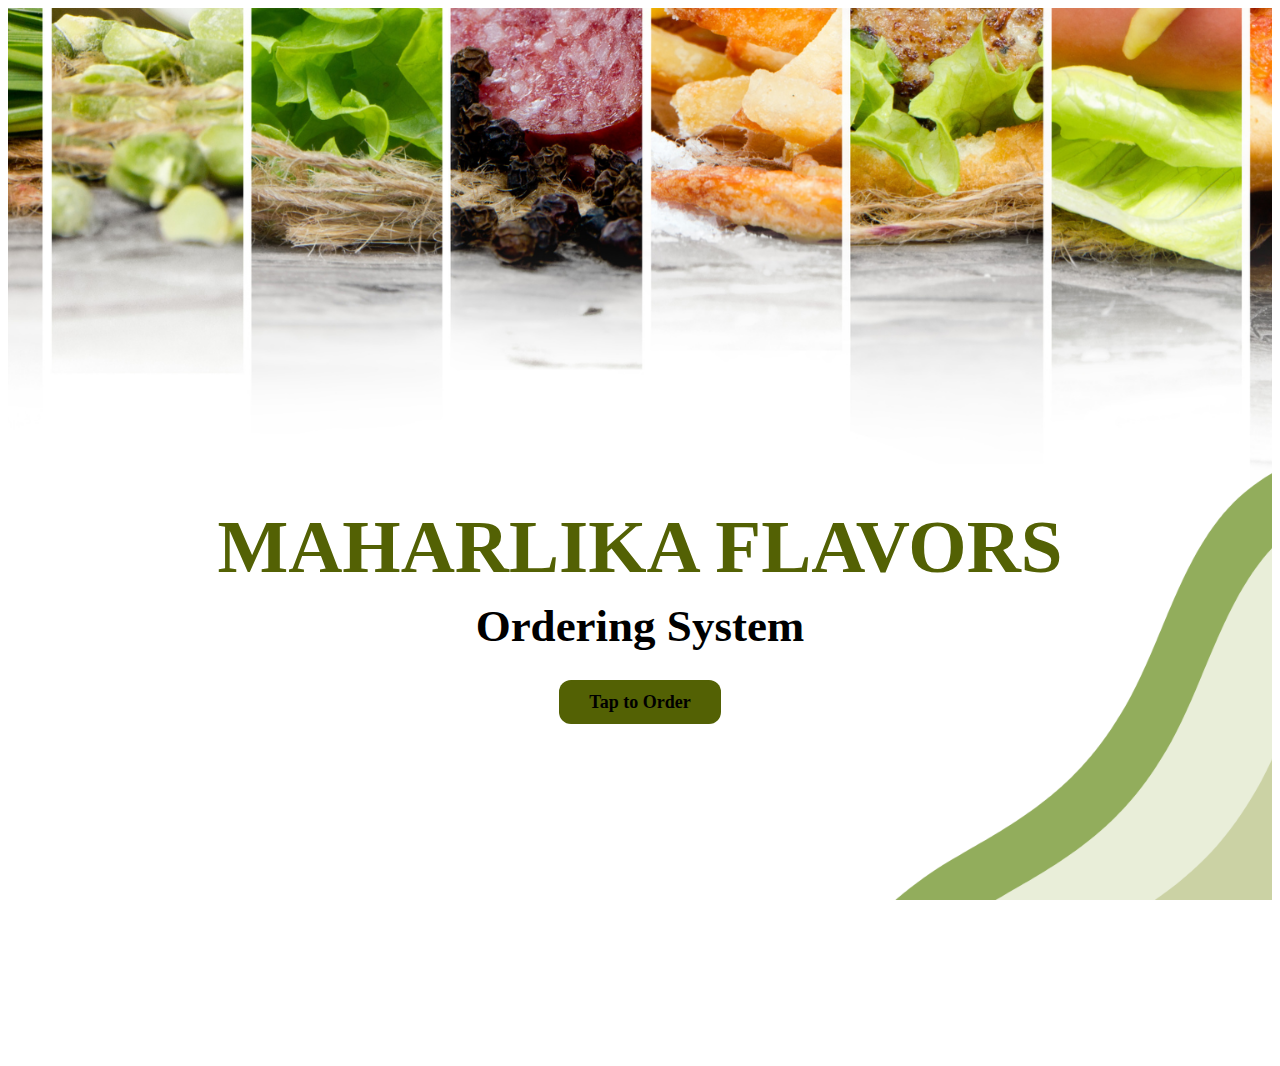
<file: Modified(11-10-2024)/html/index.html>
<!DOCTYPE html>
<html lang="en">
<head>
    <meta charset="UTF-8">
    <meta name="viewport" content="width=device-width, initial-scale=1.0">
    <title>Welcome to Maharlika Flavors</title>
    <link rel="stylesheet" href="../css/style.css">

</head>

    <div class="background-image">
        <div class="container">
            <h1>MAHARLIKA FLAVORS</h1>
            <h2>Ordering System</h2>
            <a class="button" href="../html/order2.html">Tap to Order</a>
        </div>
    </div>
</body>
</html>
</file>
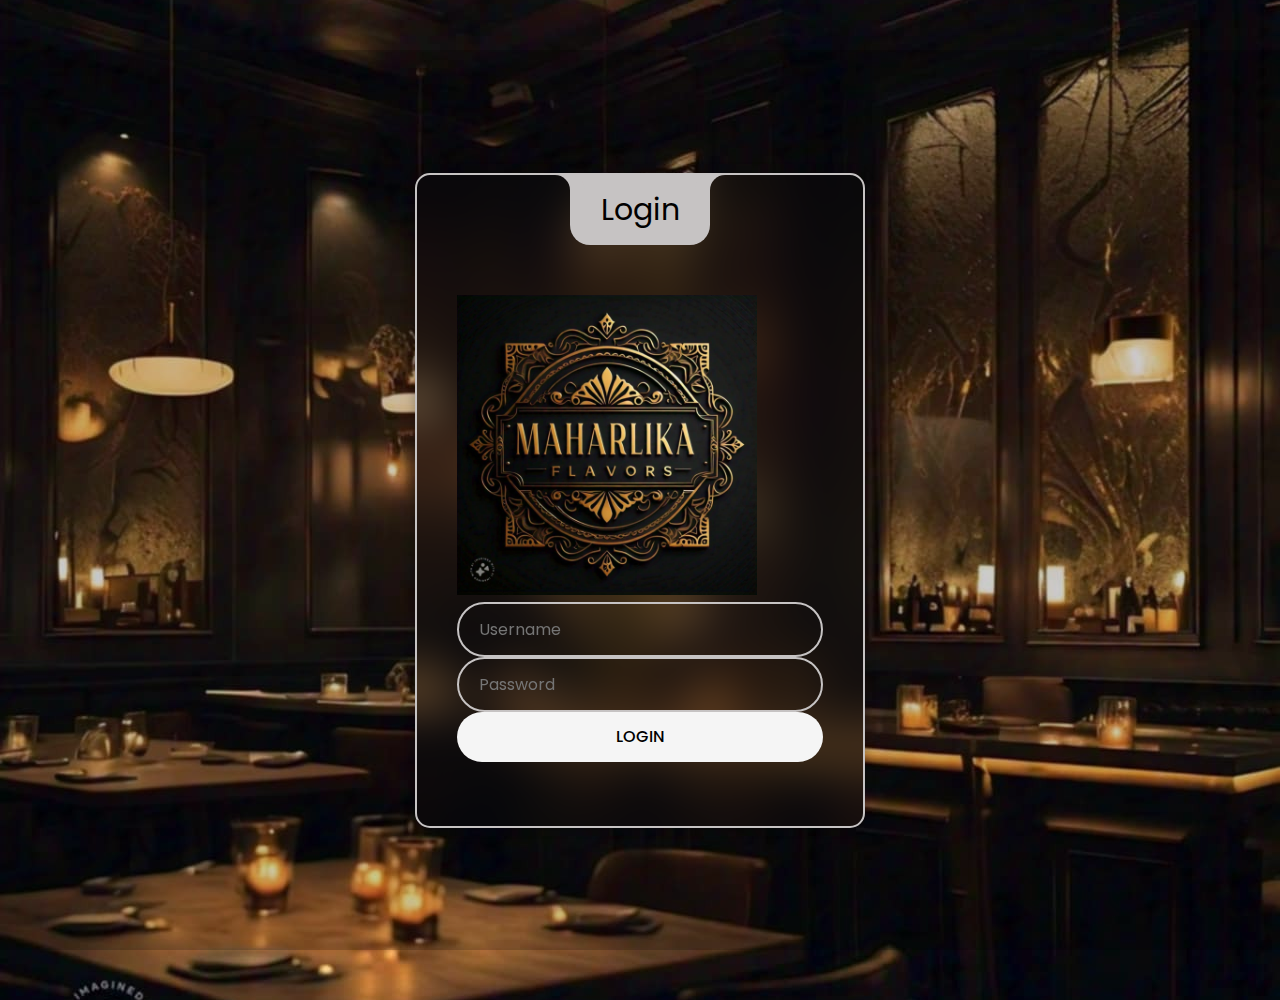
<file: Modified(11-10-2024)/html/login.html>
<!DOCTYPE html>
<html lang="en">
<head>
    <meta charset="UTF-8">
    <meta name="viewport" content="width=device-width, initial-scale=1.0">
    <link rel="icon" type="image/png" href="logo.jpg">
    <title>Login | MaharlikaFlavors</title>
    <link href="https://cdn.jsdelivr.net/npm/bootstrap@5.0.2/dist/css/bootstrap.min.css" rel="stylesheet" integrity="sha384-EVSTQN3/azprG1Anm3QDgpJLIm9Nao0Yz1ztcQTwFspd3yD65VohhpuuCOmLASjC" crossorigin="anonymous">
    <link rel="stylesheet" href="../css/login.css">
</head>
<body class="text-center">
    <main class="form-signin">
        <form class="wrapper">
            <img class="mb-5 rounded-circle" src="../css/images/logs.jpeg.jpg" alt="Maharlika Flavors Logo" width="300px" height="300px">
            <div class="login-box">
                <div class="login-header">
                    <span>Login</span>
                </div>
            </div>
        
            <div class="input-box">
                <input type="text" id="email" class="input-field" placeholder="Username" required>
                <label for="email" class="label"></label>
            </div>
            <div class="input-box">
                <input type="password" id="pass" class="input-field" placeholder="Password" required>
                <label for="pass" class="label"></label>
            </div>
        
            <button id="login" class="w-100 btn btn-lg btn-primary" type="button">LOGIN</button> 
        </form>
    </main>
    <script src="../js/login.js"></script>
</body>
</html>
</file>
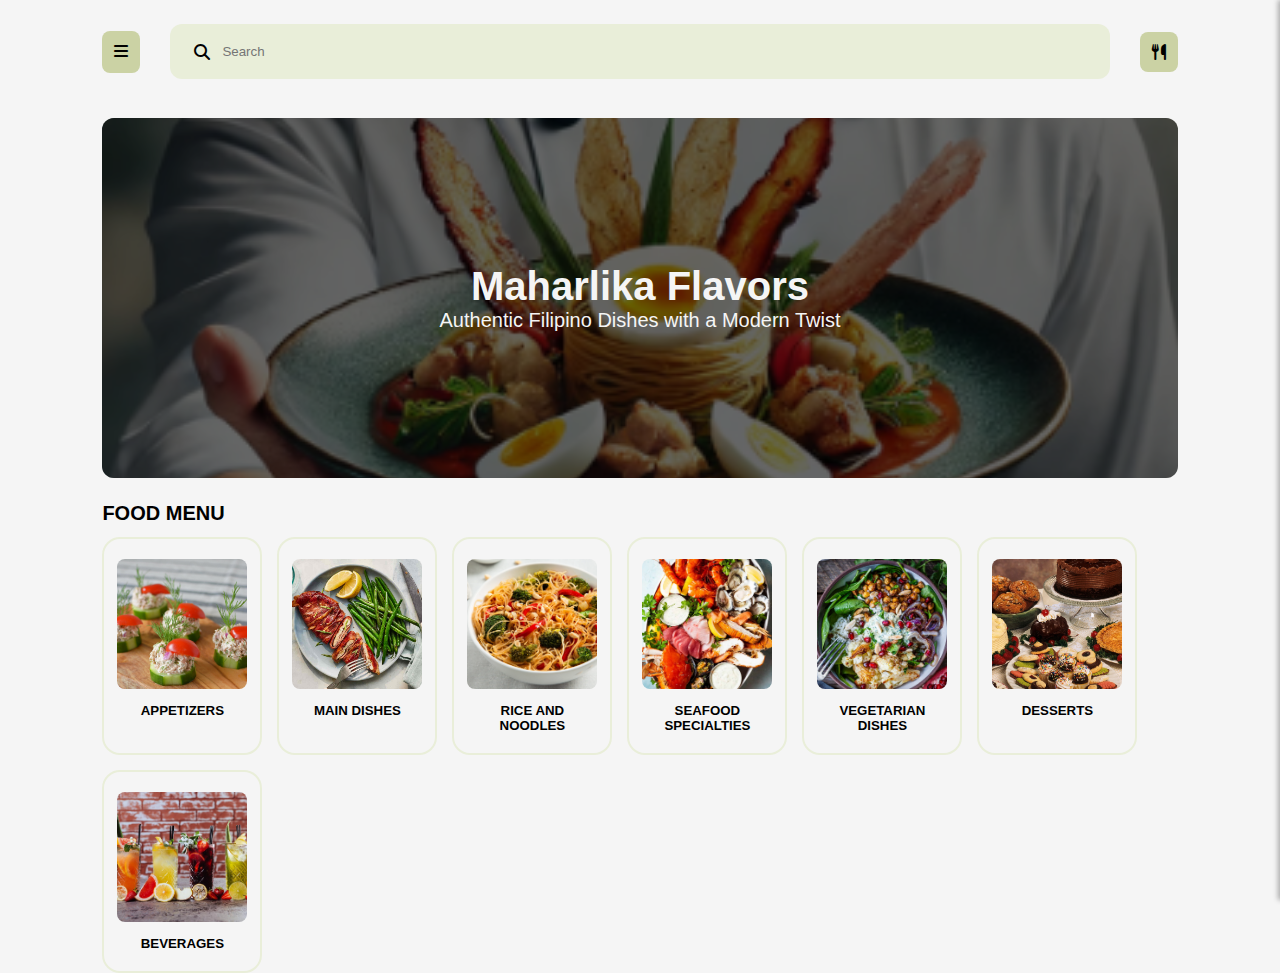
<file: Modified(11-10-2024)/html/order2.html>
<!DOCTYPE html>
<html lang="en">
<head>
    <meta charset="UTF-8">
    <meta name="viewport" content="width=device-width, initial-scale=1.0">
    <title>Menu</title>

    <link rel="stylesheet" href="../css/FontAwesome/all.min.css">
    <link rel="stylesheet" href="../css/FontAwesome/fontawesome.min.css">

    <link rel="stylesheet" href="../css/order2.css">
   
</head>
<body>

    <header class="header">
        <nav class="header-menu">
            <div class="burger-icon">
                <i class="fa-solid fa-bars"></i>
            </div>
            <div class="search-box">
                <i class="fa-solid fa-magnifying-glass"></i>
                <input type="text" id="searchInput" placeholder="Search">
            </div>
            <div class="eat-icon">
                <i class="fa-solid fa-utensils"></i>
            </div>
            <div class="sidebar" id="sidebar">
                <div class="sidebar-close">
                    <i class="fa-solid fa-xmark"></i>
                </div>
                <div class="order-list">
                    <h3>List Of Orders</h3>
                    <div class="list-items"></div>
                    <div class="sidebar-footer">
                        <div class="total-amount">
                           
                            <h4>Select Dining Option:</h4>
                            <label>
                                <input type="radio" name="dine-option" value="Dine In" checked>
                                Dine In
                            </label>
                            <label>
                                <input type="radio" name="dine-option" value="Dine Out">
                                Dine Out
                            </label>
                            <h4>Select Payment Option:</h4>
                            <label>
                                <input type="radio" name="pay-option" value="Cash" checked>
                                Cash
                            </label>
                            <label>
                                <input type="radio" name="pay-option" value="Credit Card">
                                Credit Card
                            </label>
                        </div>
                    </div>
                    <div class="total-container">
                        <h5>Total</h5>
                        <div class="order-total">Php 0.00</div>
                    </div>
                    <button class="checkout-btn">Checkout</button>
                </div>
            </div>
        </nav>
    </header>

    <section class="cover">
        <div class="cover-overlay">
            <h1>Maharlika Flavors</h1>
            <span class="slogan">Authentic Filipino Dishes with a Modern Twist</span>
        </div>
    </section>

    <main>
        <h2 class="section-heading">Food Menu</h2>
        <div class="menu-list">
            <div class="menu-item">
                <a href="#appetizers-section">
                    <img src="../css/Categories/app.jpg" alt="Appetizers">
                    <h5>APPETIZERS</h5>
                </a>
            </div>
            <div class="menu-item">
                <a href="#main-dishes-section">
                    <img src="../css/Categories/main.jpg" alt="Main Dishes">
                    <h5>MAIN DISHES</h5>
                </a>
            </div>
            <div class="menu-item">
                <a href="#rice-noodles-section">
                    <img src="../css/Categories/rice.jpeg" alt="Rice and Noodles">
                    <h5>RICE AND NOODLES</h5>
                </a>
            </div>
            <div class="menu-item">
                <a href="#seafood-section">
                    <img src="../css/Categories/seafood.jpeg" alt="Seafood Specialties">
                    <h5>SEAFOOD SPECIALTIES</h5>
                </a>
            </div>
            <div class="menu-item">
                <a href="#vegetarian-section">
                    <img src="../css/Categories/vegetarian.jpg" alt="Vegetarian">
                    <h5>VEGETARIAN DISHES</h5>
                </a>
            </div>
            <div class="menu-item">
                <a href="#desserts-section">
                    <img src="../css/Categories/Desserts.jpg" alt="Desserts">
                    <h5>DESSERTS</h5>
                </a>
            </div>
            <div class="menu-item">
                <a href="#beverages-section">
                    <img src="../css/Categories/colorful-refreshing-cocktails.jpg" alt="Beverages">
                    <h5>BEVERAGES</h5>
                </a>
            </div>
        </div>
    </main>

    <section id="appetizers-section" class="section-header hidden">
        <h2 class="section-heading">Menu Items</h2>
        <h3 class="appetizer">Appetizers</h3>

        <div class="card-list">
            <div class="card">
                <img src="../css/Appetizers/Kinilaw.jpg" alt="Kinilaw na Tanigue">
                <h4 class="card-title">Kinilaw na Tanigue</h4>
                <p>Fresh tanigue fish marinated in vinegar, coconut milk, and spices</p> 
                <div class="card-price">
                    <div class="price">Php 350.00</div>
                    <i class="fa-solid fa-plus add-btn" data-name="Kinilaw na Tanigue" data-price="350"></i>
                </div>
            </div>

            <div class="card">
                <img src="../css/Appetizers/Pugon.jpg" alt="Pugon Baked Oysters">
                <h4 class="card-title">Pugon Baked Oysters</h4>
                <p>Oysters baked in a wood-fired oven with garlic-butter sauce</p> 
                <div class="card-price">
                    <div class="price">Php 400.00</div>
                    <i class="fa-solid fa-plus add-btn" data-name="Pugon Baked Oysters" data-price="400"></i>
                </div>
            </div>

            <div class="card">
                <img src="../css/Appetizers/Bulaklak.jpg" alt="Chicharong Bulaklak">
                <h4 class="card-title">Chicharong Bulaklak</h4>
                <p>Crispy pork ruffles served with spiced vinegar</p> 
                <div class="card-price">
                    <div class="price">Php 320.00</div>
                    <i class="fa-solid fa-plus add-btn" data-name="Chicharong Bulaklak" data-price="320"></i>                   
                </div>
            </div>

            <div class="card">
                <img src="../css/Appetizers/Sinuglaw.jpg" alt="Sinuglaw">
                <h4 class="card-title">Sinuglaw</h4>
                <p>Grilled pork belly mixed with fresh fish ceviche</p> 
                <div class="card-price">
                    <div class="price">Php 380.00</div>
                    <i class="fa-solid fa-plus add-btn" data-name="Sinuglaw" data-price="380"></i>
                </div>
            </div>

            <div class="card">
                <img src="../css/Appetizers/Lumpiang Ubod.jpg" alt="Pritong Lumpiang Ubod">
                <h4 class="card-title">Pritong Lumpiang Ubod</h4>
                <p>Deep-fried spring rolls filled with heart of palm and shrimp</p> 
                <div class="card-price">
                    <div class="price">Php 300.00</div>
                        <i class="fa-solid fa-plus add-btn" data-name="Pritong Lumpiang Ubod" data-price="300"></i>
                </div>
            </div>
        </div>

    </section>



    <section id="main-dishes-section" class="section-header hidden">
        <h2 class="section-heading">Menu Items</h2>
        <h3 class="appetizer">Main Dishes</h3>

        <div class="card-list">
            <div class="card">
                <img src="../css/Main Dishes/baboy.jpg" alt="Grilled Liempo">
                <h4 class="card-title">Grilled Liempo</h4>
                <p>Grilled pork belly marinated in native herbs and served with sinamak vinegar</p> 
                <div class="card-price">
                    <div class="price">Php 380.00</div>
                    <i class="fa-solid fa-plus add-btn" data-name="Grilled Liempo" data-price="380"></i>
                </div>
            </div>

            <div class="card">
                <img src="../css/Main Dishes/bagnet.jpg" alt="Pugon Baked Oysters">
                <h4 class="card-title">Ilocos Bagnet</h4>
                <p>a boiled, air-dried, then deep-fried slabs of pork belly to perfection.</p> 
                <div class="card-price">
                    <div class="price">Php 480.00</div>
                    <i class="fa-solid fa-plus add-btn" data-name="Ilocos Bagnet" data-price="480"></i>
                </div>
            </div>

            <div class="card">
                <img src="../css/Main Dishes/kaldereta.jpg" alt="Chicharong Bulaklak">
                <h4 class="card-title">Beef Kaldereta</h4>
                <p>a rich, very filling meaty dish and when served on a bed of cooked rice</p> 
                <div class="card-price">
                    <div class="price">Php 320.00</div>
                    <i class="fa-solid fa-plus add-btn" data-name="Beef Kaldereta" data-price="320"></i>
                </div>
            </div>

            <div class="card">
                <img src="../css/Main Dishes/pata.jpg" alt="Crispy Pata">
                <h4 class="card-title">Crispy Pata</h4>
                <p>Crispy deep-fried pork knuckle served with soy-vinegar dipping sauce</p> 
                <div class="card-price">
                    <div class="price">Php 650.00</div>
                    <i class="fa-solid fa-plus add-btn" data-name="Crispy Pata" data-price="650"></i>
                </div>
            </div>

            <div class="card">
                <img src="../css/Main Dishes/pchero.jpg" alt="Pritong Lumpiang Ubod">
                <h4 class="card-title">Pochero</h4>
                <p>Beef shank stew slow-cooked with fresh coconut water and native vegetables</p> 
                <div class="card-price">
                    <div class="price">Php 550.00</div>
                    <i class="fa-solid fa-plus add-btn" data-name="Pochero" data-price="550"></i>
                </div>
            </div>
        </div>
    </section>

    <section id="rice-noodles-section" class="section-header hidden">
        <h2 class="section-heading">Menu Items</h2>
        <h3 class="appetizer">Rice and Noodles</h3>

        <div class="card-list">
            <div class="card">
                <img src="../css/Rice and Noodles/Bringhe.jpg" alt="Bringhe">
                <h4 class="card-title">Bringhe</h4>
                <p>Traditional Filipino rice dish with glutinous rice, coconut milk, saffron, and chicken</p> 
                <div class="card-price">
                    <div class="price">Php 280.00</div>
                    <i class="fa-solid fa-plus add-btn" data-name="Bringhe" data-price="280"></i>
                </div>
            </div>

            <div class="card">
                <img src="../css/Rice and Noodles/Aligue Fried Rice.jpg" alt="Aligue Fried Rice">
                <h4 class="card-title">Aligue Fried Rice</h4>
                <p>Fried rice infused with rich crab fat (aligue) and garlic, delivering a luxurious flavor in every bite.</p> 
                <div class="card-price">
                    <div class="price">Php 380.00</div>
                    <i class="fa-solid fa-plus add-btn" data-name="Aligue Fried Rice" data-price="380"></i>
                </div>
            </div>

            <div class="card">
                <img src="../css/Rice and Noodles/garlic fried rice.jpg" alt="Garlic fried rice">
                <h4 class="card-title">Garlic Fried Rice</h4>
                <p>Fragrant jasmine rice stir-fried with aromatic garlic and green onions, enhanced with a hint of soy sauce.</p> 
                <div class="card-price">
                    <div class="price">Php 220.00</div>
                    <i class="fa-solid fa-plus add-btn" data-name="Garlic Fried Rice" data-price="220"></i>
                </div>
            </div>

            <div class="card">
                <img src="../css/Rice and Noodles/pancit malabon.jpg" alt="Pancit Malabon">
                <h4 class="card-title">Pancit Malabon</h4>
                <p>Thick rice noodles topped with seafood, eggs, and flavorful shrimp sauce</p> 
                <div class="card-price">
                    <div class="price">Php 340.00</div>
                    <i class="fa-solid fa-plus add-btn" data-name="Pancit Malabon" data-price="340"></i>
                </div>
            </div>
        </div>
    </section>


    <section id="seafood-section" class="section-header hidden">
        <h2 class="section-heading">Menu Items</h2>
        <h3 class="appetizer">Seafood Specialties</h3>

        <div class="card-list">
            <div class="card">
                <img src="../css/Seafood Specialties/ginataang alimasag.jpg" alt="Crab in Coconut Milk">
                <h4 class="card-title">Crab in Coconut Milk</h4>
                <p>Traditional Filipino rice dish with glutinous rice, coconut milk, saffron, and chicken</p> 
                <div class="card-price">
                    <div class="price">Php 280.00</div>
                        <i class="fa-solid fa-plus add-btn" data-name="Crab in Coconut Milk" data-price="280"></i>
                </div>
            </div>

            <div class="card">
                <img src="../css/Seafood Specialties/hipon sa sampalok.jpg" alt="Shrimp in Tamarind Sauce">
                <h4 class="card-title">Shrimp in Tamarind Sauce</h4>
                <p>Succulent shrimp cooked in a tangy tamarind sauce, offering a perfect balance of sweet and sour flavors.</p> 
                <div class="card-price">
                    <div class="price">Php 380.00</div>
                        <i class="fa-solid fa-plus add-btn" data-name="Shrimp in Tamarind Sauce" data-price="380"></i>
                </div>
            </div>

            <div class="card">
                <img src="../css/Seafood Specialties/inihaw na pusit.jpg" alt="Grilled Squid">
                <h4 class="card-title">Grilled Squid</h4>
                <p>Grilled squid marinated in a savory blend of spices, served tender and smoky, perfect as an appetizer or main dish.</p> 
                <div class="card-price">
                    <div class="price">Php 220.00</div>
                        <i class="fa-solid fa-plus add-btn" data-name="Grilled Squid" data-price="220"></i>
                </div>
            </div>

            <div class="card">
                <img src="../css/Seafood Specialties/inihaw na sugpo.jpg" alt="Grilled Prawns">
                <h4 class="card-title">Grilled Prawns</h4>
                <p>Grilled prawns marinated and cooked to perfection, delivering a smoky flavor and succulent texture.</p> 
                <div class="card-price">
                    <div class="price">Php 340.00</div>
                        <i class="fa-solid fa-plus add-btn" data-name="Grilled Prawns" data-price="340"></i>
                </div>
            </div>
        </div>
    </section>


    <section id="vegetarian-section" class="section-header hidden">
        <h2 class="section-heading">Menu Items</h2>
        <h3 class="appetizer">Vegetarian Dishes</h3>

        <div class="card-list">
            <div class="card">
                <img src="../css/Vegetarian Dishes/ensaladong pako.jpg" alt="Fern Salad">
                <h4 class="card-title">Fern Salad</h4>
                <p>A refreshing salad made with tender fiddlehead ferns, tossed with tomatoes, onions, and a tangy dressing for a vibrant and healthy dish.</p> 
                <div class="card-price">
                    <div class="price">Php 280.00</div>
                        <i class="fa-solid fa-plus add-btn" data-name="Fern Salad" data-price="280"></i>
                </div>
            </div>

            <div class="card">
                <img src="../css/Vegetarian Dishes/laing.jpg" alt="Laing">
                <h4 class="card-title">Laing</h4>
                <p>Taro leaves cooked in creamy coconut milk with spices and chili, creating a rich and flavorful dish with a hint of heat.</p> 
                <div class="card-price">
                    <div class="price">Php 380.00</div>
                        <i class="fa-solid fa-plus add-btn" data-name="Laing" data-price="380"></i>
                </div>
            </div>

            <div class="card">
                <img src="../css/Vegetarian Dishes/pinakbet ilocano.jpg" alt="Ilocano Vegetable Stew">
                <h4 class="card-title">Ilocano Vegetable Stew</h4>
                <p>A hearty mix of vegetables, including bitter melon, eggplant, and squash, sautéed with shrimp paste for a savory and nutritious dish.</p> 
                <div class="card-price">
                    <div class="price">Php 220.00</div>
                        <i class="fa-solid fa-plus add-btn" data-name="Ilocano Vegetable Stew" data-price="220"></i>
                </div>
            </div>

            <div class="card">
                <img src="../css/Vegetarian Dishes/tortang talong.jpg" alt="Eggplant Omelette">
                <h4 class="card-title">Eggplant Omelette</h4>
                <p>Grilled eggplant mixed with beaten eggs and pan-fried until golden, offering a delicious and satisfying meal or side dish.</p> 
                <div class="card-price">
                    <div class="price">Php 340.00</div>
                        <i class="fa-solid fa-plus add-btn" data-name="Eggplant Omelette" data-price="340"></i>
                </div>
            </div>
        </div>
    </section>

    <section id="desserts-section" class="section-header hidden">
        <h2 class="section-heading">Menu Items</h2>
        <h3 class="appetizer">Desserts</h3>

        <div class="card-list">
            <div class="card">
                <img src="../css/Desserts/Bibingka.jpg" alt="Bibingka">
                <h4 class="card-title">Bibingka</h4>
                <p>A traditional Filipino rice cake made from rice flour and coconut milk, baked to perfection and topped with salted eggs and grated coconut.</p> 
                <div class="card-price">
                    <div class="price">Php 380.00</div>
                        <i class="fa-solid fa-plus add-btn" data-name="Bibingka" data-price="380"></i>
                </div>
            </div>

            <div class="card">
                <img src="../css/Desserts/Leche Flan.jpg" alt="Leche Flan">
                <h4 class="card-title">Leche Flan</h4>
                <p>A rich and creamy custard topped with a smooth caramel sauce, offering a delightful balance of sweetness and texture.</p> 
                <div class="card-price">
                    <div class="price">Php 480.00</div>
                        <i class="fa-solid fa-plus add-btn" data-name="Leche Flan" data-price="480"></i>
                </div>
            </div>

            <div class="card">
                <img src="../css/Desserts/pastillas chiskik.jpg" alt="Pastillas Cheesecake">
                <h4 class="card-title">Pastillas Cheesecake</h4>
                <p>A unique twist on cheesecake, blending creamy cheese with the sweet flavors of pastillas, topped with a dusting of powdered sugar for a delightful treat.</p> 
                <div class="card-price">
                    <div class="price">Php 320.00</div>
                        <i class="fa-solid fa-plus add-btn" data-name="Pastillas Cheesecake" data-price="320"></i>
                </div>
            </div>

            <div class="card">
                <img src="../css/Desserts/suman at tsokolit.jpg" alt="Suman with Chocolate">
                <h4 class="card-title">Suman with Chocolate</h4>
                <p>Sticky rice cake wrapped in banana leaves, served with a rich chocolate sauce for dipping, combining sweet and creamy flavors.</p> 
                <div class="card-price">
                    <div class="price">Php 650.00</div>
                        <i class="fa-solid fa-plus add-btn" data-name="Suman with Chocolate" data-price="650"></i>
                </div>
            </div>

            <div class="card">
                <img src="../css/Desserts/Ube Halaya Cheesecake.jpg" alt="Ube Halaya Cheesecake">
                <h4 class="card-title">Ube Halaya Cheesecake</h4>
                <p>A vibrant cheesecake infused with creamy ube (purple yam), creating a deliciously unique dessert with a hint of sweetness and a beautiful color.</p> 
                <div class="card-price">
                    <div class="price">Php 550.00</div>
                        <i class="fa-solid fa-plus add-btn" data-name="Ube Halaya Cheesecake" data-price="550"></i>
                </div>
            </div>
        </div>
    </section>



    <section id="beverages-section" class="section-header hidden">
        <h2 class="section-heading">Menu Items</h2>
        <h3 class="appetizer">Beverages</h3>

        <div class="card-list">
            <div class="card">
                <img src="../css/Beverages/Cookies and Cream Milkshake.jpg" alt="Cookies and Cream Milkshake">
                <h4 class="card-title">Cookies and Cream Milkshake</h4>
                <p>A creamy blend of vanilla ice cream, crushed cookies, and milk, topped with whipped cream for a delightful and indulgent treat.</p> 
                <div class="card-price">
                    <div class="price">Php 280.00</div>
                        <i class="fa-solid fa-plus add-btn" data-name="Cookies and Cream Milkshake" data-price="280"></i>
                </div>
            </div>

            <div class="card">
                <img src="../css/Beverages/Dalandan Cooler.jpg" alt="Dalandan Cooler">
                <h4 class="card-title">Dalandan Cooler</h4>
                <p>A refreshing drink made from sweet dalandan (Philippine orange) juice, mixed with soda and served over ice, perfect for hot days.</p>
                <div class="card-price">
                    <div class="price">Php 380.00</div>
                        <i class="fa-solid fa-plus add-btn" data-name="Dalandan Cooler" data-price="380"></i>
                </div>
            </div>

            <div class="card">
                <img src="../css/Beverages/Kapeng Barako.jpg" alt="Kapeng Barako">
                <h4 class="card-title">Kapeng Barako</h4>
                <p>Strong and aromatic coffee made from Barako beans, known for its bold flavor and rich aroma, served hot or iced for a revitalizing experience.</p>
                <div class="card-price">
                    <div class="price">Php 220.00</div>
                        <i class="fa-solid fa-plus add-btn" data-name="Kapeng Barako" data-price="220"></i>
                </div>
            </div>

            <div class="card">
                <img src="../css/Beverages/Salabat Iced Tea.jpg" alt="Salabat Iced Tea">
                <h4 class="card-title">Salabat Iced Tea</h4>
                <p>A refreshing iced tea infused with ginger (salabat), offering a zesty and soothing flavor that’s perfect for any time of the day.</p>
                <div class="card-price">
                    <div class="price">Php 340.00</div>
                        <i class="fa-solid fa-plus add-btn" data-name="Salabat Iced Tea" data-price="340"></i>
                </div>
            </div>
        </div>
    </section>

 <script src="../js/order2.js"></script>
</file>
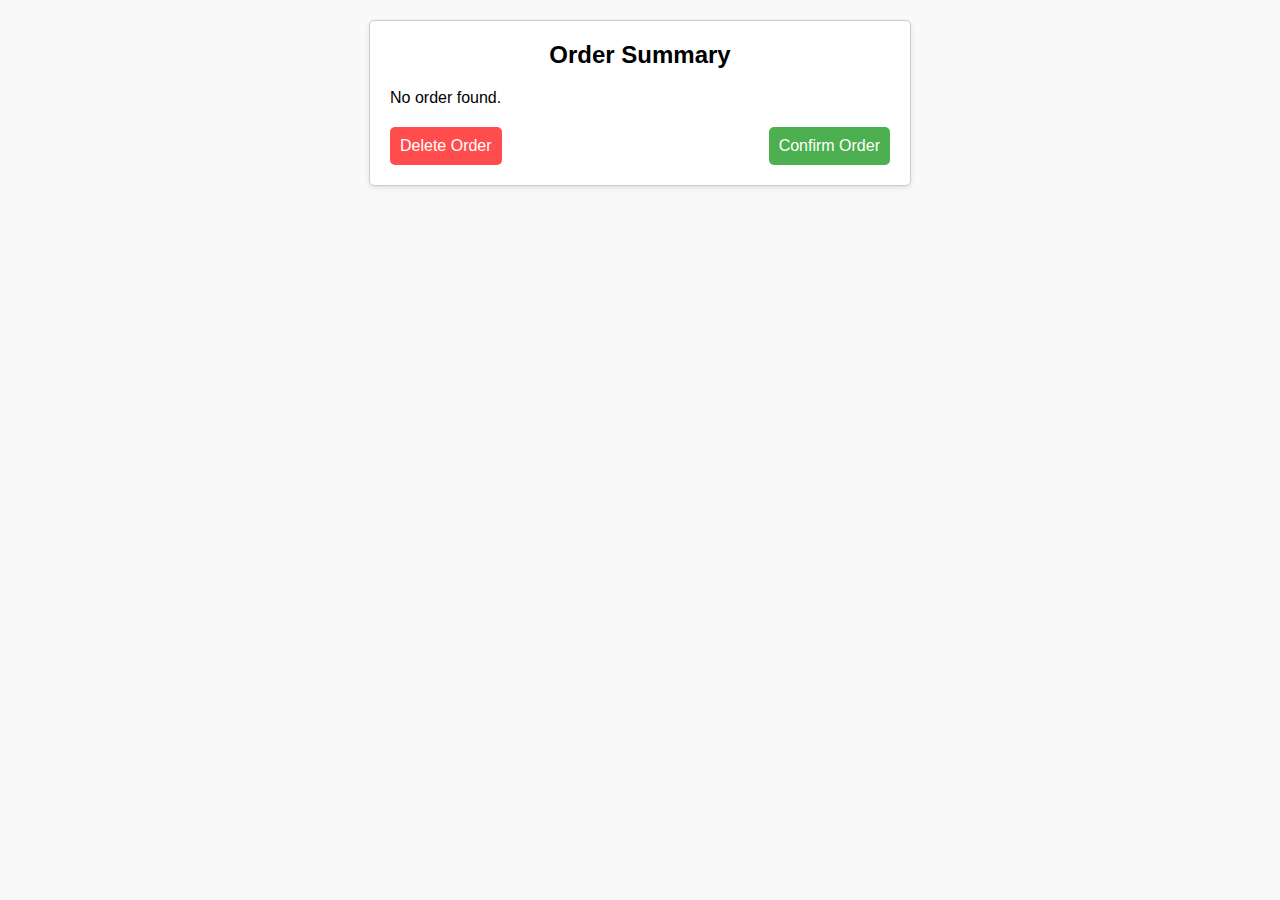
<file: Modified(11-10-2024)/html/ordersummary.html>
<!DOCTYPE html>
<html lang="en">
<head>
    <meta charset="UTF-8">
    <meta name="viewport" content="width=device-width, initial-scale=1.0">
    <title>Order Summary</title>
    <style>
        /* General Body Styling */
        body {
            font-family: Arial, sans-serif;
            background-color: #f9f9f9;
            margin: 0;
            padding: 20px;
        }

        /* Header Styling */
        header {
            text-align: center;
            margin-bottom: 20px;
        }

        h1 {
            font-size: 24px;
            margin: 0;
        }

        /* Main Section Styling */
        main {
            background-color: #fff;
            border: 1px solid #ccc;
            border-radius: 5px;
            padding: 20px;
            box-shadow: 0 2px 5px rgba(0, 0, 0, 0.1);
            max-width: 500px;
            margin: 0 auto;
        }

        h2, h3, h4 {
            margin: 10px 0;
            text-align: left;
        }

        /* Order Details List */
        ul {
            list-style-type: none;
            padding: 0;
        }

        li {
            display: flex;
            justify-content: space-between;
            padding: 5px 0;
            border-bottom: 1px dashed #ccc;
        }

        /* Total Section */
        .total {
            font-weight: bold;
            font-size: 18px;
            border-top: 2px solid #000;
            margin-top: 10px;
            padding-top: 10px;
        }

        /* Dine and Payment Options */
        .dine-option, .pay-option {
            font-size: 16px;
            margin: 10px 0;
            text-align: left;
        }

        /* Button Styling */
        .button-container {
            display: flex;
            justify-content: space-between;
            margin-top: 20px;
        }

        button {
            padding: 10px;
            font-size: 16px;
            border: none;
            border-radius: 5px;
            cursor: pointer;
        }

        .delete-button {
            background-color: #ff4d4d;
            color: white;
        }

        .confirm-button {
            background-color: #4CAF50;
            color: white;
        }

        /* Modal Styling */
        .modal {
            display: none; /* Hidden by default */
            position: fixed; /* Stay in place */
            z-index: 1000; /* Sit on top */
            left: 0;
            top: 0;
            width: 100%; /* Full width */
            height: 100%; /* Full height */
            overflow: auto; /* Enable scroll if needed */
            background-color: rgba(0, 0, 0, 0.5); /* Black w/ opacity */
        }

        .modal-content {
            background-color: #fff;
            margin: 15% auto;
            padding: 20px;
            border: 1px solid #888;
            border-radius: 5px;
            width: 300px;
            text-align: center;
        }

        .close {
            color: #aaa;
            float: right;
            font-size: 28px;
            font-weight: bold;
        }

        .close:hover,
        .close:focus {
            color: black;
            text-decoration: none;
            cursor: pointer;
        }
    </style>
</head>
<body>

    <main>
        <header>
            <h1>Order Summary</h1>
        </header>
        <div id="summary"></div>
        <div class="button-container">
            <button class="delete-button" id="deleteOrder">Delete Order</button>
            <button class="confirm-button" id="confirmOrder">Confirm Order</button>
        </div>
    </main>

    <!-- Modal for Messages -->
    <div id="orderModal" class="modal">
        <div class="modal-content">
            <span class="close" id="closeModal">&times;</span>
            <h2 id="modalTitle">Message</h2>
            <p id="modalMessage">Your order status will be displayed here.</p>
            <button id="modalOkButton">OK</button>
        </div>
    </div>

    <script>
        // Helper function to format currency
        function formatCurrency(amount) {
            return `Php ${amount.toFixed(2)}`;
        }

        // Retrieve the current orderId and initialize orderId from localStorage or default to 1
        let orderId = parseInt(localStorage.getItem('orderId')) || 1;

        // Retrieve order summary from localStorage
        const orderSummary = JSON.parse(localStorage.getItem('orderSummary'));
        
        if (orderSummary) {
            const summaryDiv = document.getElementById('summary');
            summaryDiv.innerHTML = `
                <h2 class="dine-option">Dine Option: ${orderSummary.dineOption}</h2>
                <h2 class="pay-option">Payment Option: ${orderSummary.paymentOption}</h2>
                <h3>Total Amount: ${formatCurrency(orderSummary.total)}</h3>
                <h4>Order Details:</h4>
                <ul>
                    ${Object.entries(orderSummary.orders).map(([itemName, details]) => `
                        <li>${itemName} <span>${formatCurrency(details.price)} x ${details.quantity}</span></li>
                    `).join('')}
                </ul>
                <div class="total">Total: ${formatCurrency(orderSummary.total)}</div>`;
        } else {
            document.getElementById('summary').innerHTML = '<p>No order found.</p>';
        }

        // Flag to prevent multiple confirmations
        let isConfirmed = false;

        // Delete Order Button Functionality
        document.getElementById('deleteOrder').addEventListener('click', () => {
            localStorage.removeItem('orderSummary');
            window.location.href = 'order2.html'; // Redirect to order page to re-order
        });

        // Confirm Order Button Functionality
        document.getElementById('confirmOrder').addEventListener('click', () => {
            if (!orderSummary) {
                showModal('Error', 'No order summary found. Please add items to your order.');
                return;
            }
            if (isConfirmed) {
                showModal('Error', `Order #${orderId} has already been confirmed.`);
                return;
            }

            isConfirmed = true;

            // Prepare the sales order
            const salesOrder = {
                orderId: orderId,
                summary: Object.keys(orderSummary.orders).join(", "),
                diningPreference: orderSummary.dineOption,
                paymentMethod: orderSummary.paymentOption,
                total: formatCurrency(orderSummary.total)
            };

            // Retrieve current sales data
            let salesData = JSON.parse(localStorage.getItem('salesData')) || [];

            // Check if the current orderId already exists in salesData
            const orderExists = salesData.some(order => order.orderId === orderId);
            if (orderExists) {
                showModal('Thank you for Ordering  @MaharlikaFlavors', `Your order is being Processed. Have a Good Day`);
                return;
            }

            // Update sales data in localStorage
            salesData.push(salesOrder);
            localStorage.setItem('salesData', JSON.stringify(salesData));

    

            // Clear the order summary to prevent duplicate entries
            localStorage.removeItem('orderSummary');

            // Increment orderId for the next order and save it
            orderId++;
            localStorage.setItem('orderId', orderId);
        });

        // Modal Close Button Functionality
        document.getElementById('closeModal').addEventListener('click', () => {
            document.getElementById('orderModal').style.display = 'none';
        });

        // OK Button (Thank You Modal) functionality
        document.getElementById('modalOkButton').addEventListener('click', () => {
            document.getElementById('orderModal').style.display = 'none';
            window.location.href = 'index.html'; // Redirect to homepage after clicking OK
        });

        // Function to show modal with custom title and message
        function showModal(title, message) {
            document.getElementById('modalTitle').innerText = title;
            document.getElementById('modalMessage').innerText = message;
            document.getElementById('orderModal').style.display = 'block';
        }
    </script>
</body>
</html>
</file>
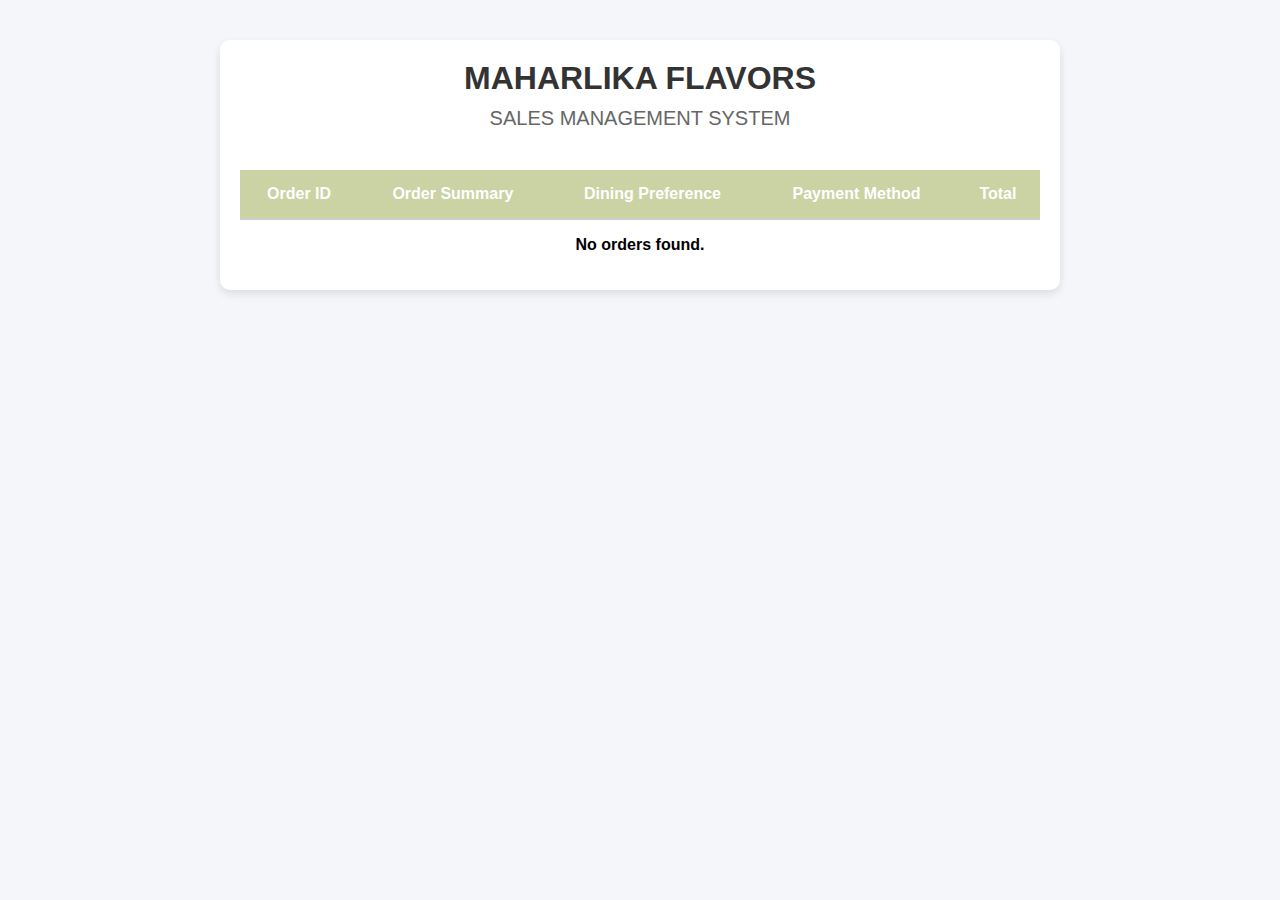
<file: Modified(11-10-2024)/html/salesRecord.html>
<!DOCTYPE html>
<html lang="en">
<head>
    <meta charset="UTF-8">
    <meta name="viewport" content="width=device-width, initial-scale=1.0">
    <title>Maharlika Flavors - Sales Management System</title>
    <link rel="stylesheet" href="../css/salesRec.css">
</head>
<body>
    <div class="container">
        <h1>MAHARLIKA FLAVORS</h1>
        <h2>SALES MANAGEMENT SYSTEM</h2>

        <!-- Table -->
        <div class="table-container">
            <table id="products" class="table">
                <thead>
                    <tr>
                        <th>Order ID</th>
                        <th>Order Summary</th>
                        <th>Dining Preference</th>
                        <th>Payment Method</th>
                        <th>Total</th>
                    </tr>
                </thead>
                <tbody id="product_content">
                    <!-- Dynamic content will go here -->
                </tbody>
            </table>
            <p id="no-orders-message" style="display:none; text-align:center; font-weight:bold;">No orders found.</p>
        </div>
    </div>

    <script>
        // Function to load sales data from localStorage
        function loadSalesData() {
            const tableBody = document.getElementById("product_content");
            const noOrdersMessage = document.getElementById("no-orders-message");

            // Retrieve all sales data from localStorage
            const salesData = JSON.parse(localStorage.getItem('salesData')) || [];

            // Clear any existing rows in the table
            tableBody.innerHTML = "";

            // Check if there are no sales data
            if (salesData.length === 0) {
                noOrdersMessage.style.display = 'block';  // Show the "No orders found" message
            } else {
                noOrdersMessage.style.display = 'none';   // Hide the message if there are orders

                // Create a set to keep track of displayed order IDs (unique order IDs)
                const displayedOrderIds = new Set();

                // Loop through the sales data and create rows for each order
                salesData.forEach((order) => {
                    // Check if the orderId has already been displayed
                    if (!displayedOrderIds.has(order.orderId)) {
                        const row = document.createElement("tr");

                        // Create cells for each property in the sales order
                        const orderIdCell = document.createElement("td");
                        orderIdCell.textContent = order.orderId;

                        const summaryCell = document.createElement("td");
                        summaryCell.textContent = order.summary;

                        const dineOptionCell = document.createElement("td");
                        dineOptionCell.textContent = order.diningPreference;

                        const paymentMethodCell = document.createElement("td");
                        paymentMethodCell.textContent = order.paymentMethod;

                        const totalCell = document.createElement("td");
                        totalCell.textContent = order.total;

                        // Append all cells to the row
                        row.appendChild(orderIdCell);
                        row.appendChild(summaryCell);
                        row.appendChild(dineOptionCell);
                        row.appendChild(paymentMethodCell);
                        row.appendChild(totalCell);

                        // Append the row to the table body
                        tableBody.appendChild(row);

                        // Add the orderId to the set to track it
                        displayedOrderIds.add(order.orderId);
                    }
                });
            }
        }

        // Call the function when the window loads
        window.onload = loadSalesData;
    </script>
</body>
</html>
</file>
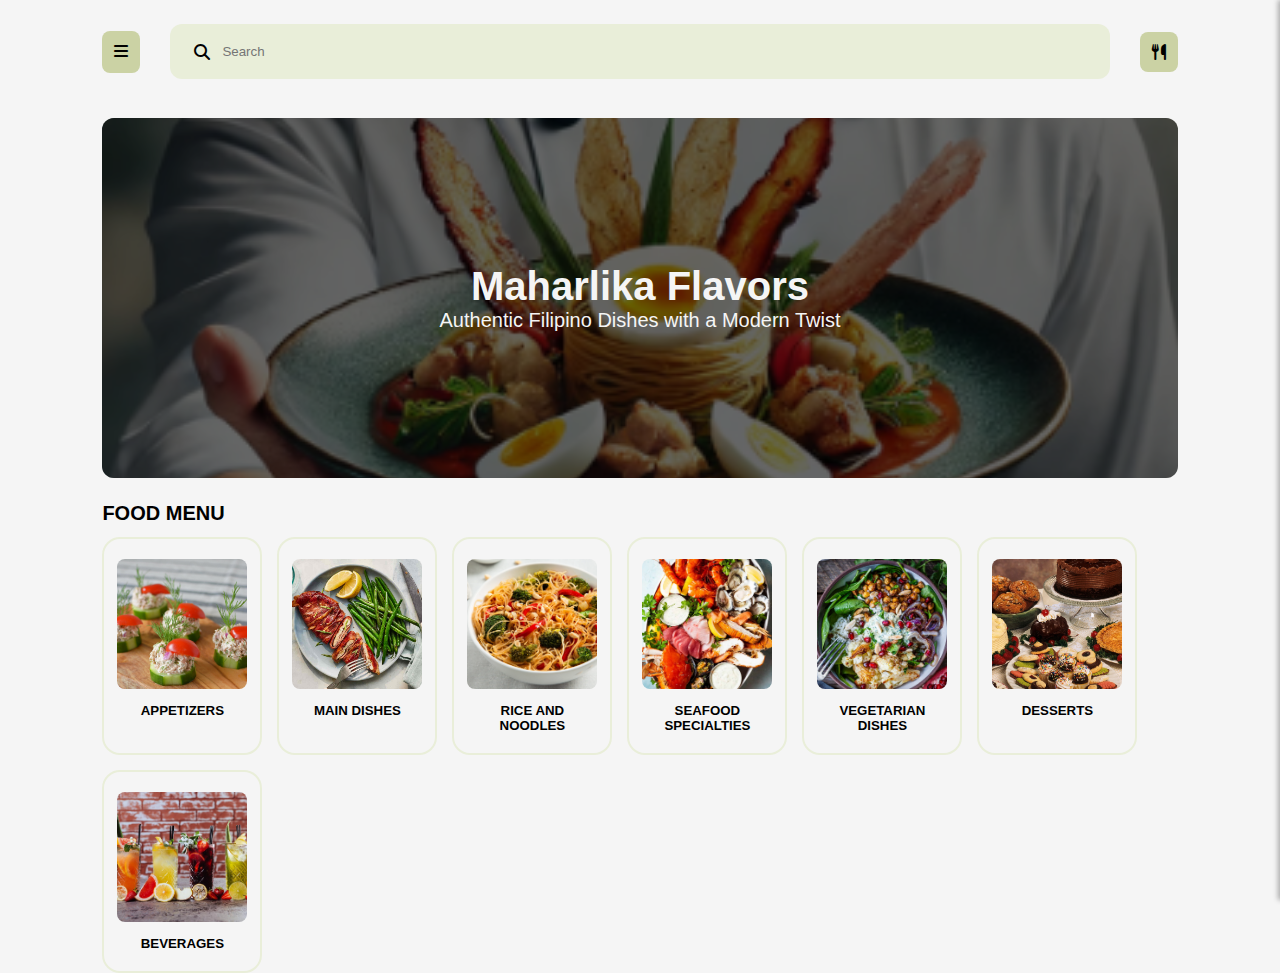
<file: SystemNoelPONCE_ModifiedVersion/html/order2.html>
<!DOCTYPE html>
<html lang="en">
<head>
    <meta charset="UTF-8">
    <meta name="viewport" content="width=device-width, initial-scale=1.0">
    <title>Menu</title>

    <link rel="stylesheet" href="../css/FontAwesome/all.min.css">
    <link rel="stylesheet" href="../css/FontAwesome/fontawesome.min.css">

    <link rel="stylesheet" href="../css/order2.css">
   
</head>
<body>

    <header class="header">
        <nav class="header-menu">
            <div class="burger-icon">
                <i class="fa-solid fa-bars"></i>
            </div>
            <div class="search-box">
                <i class="fa-solid fa-magnifying-glass"></i>
                <input type="text" id="searchInput" placeholder="Search">
            </div>
            <div class="eat-icon">
                <i class="fa-solid fa-utensils"></i>
            </div>
            <div class="sidebar" id="sidebar">
                <div class="sidebar-close">
                    <i class="fa-solid fa-xmark"></i>
                </div>
                <div class="order-list">
                    <h3>List Of Orders</h3>
                    <div class="list-items"></div>
                    <div class="sidebar-footer">
                        <div class="total-amount">
                            <span>----------------------------</span><br>
                            <h4>Select Dining Option:</h4>
                            <label>
                                <input type="radio" name="dine-option" value="Dine In" checked>
                                Dine In
                            </label>
                            <label>
                                <input type="radio" name="dine-option" value="Dine Out">
                                Dine Out
                            </label>
                            <h4>Select Payment Option:</h4>
                            <label>
                                <input type="radio" name="pay-option" value="Cash" checked>
                                Cash
                            </label>
                            <label>
                                <input type="radio" name="pay-option" value="Credit Card">
                                Credit Card
                            </label>
                            <h5>Total</h5>
                            <div class="order-total">Php 0.00</div>
                        </div>
                        <button class="checkout-btn">Checkout</button>
                    </div>
                </div>
            </div>
        </nav>
    </header>

    <section class="cover">
        <div class="cover-overlay">
            <h1>Maharlika Flavors</h1>
            <span class="slogan">Authentic Filipino Dishes with a Modern Twist</span>
        </div>
    </section>

    <main>
        <h2 class="section-heading">Food Menu</h2>
        <div class="menu-list">
            <div class="menu-item">
                <a href="#appetizers-section">
                    <img src="../css/Categories/app.jpg" alt="Appetizers">
                    <h5>APPETIZERS</h5>
                </a>
            </div>
            <div class="menu-item">
                <a href="#main-dishes-section">
                    <img src="../css/Categories/main.jpg" alt="Main Dishes">
                    <h5>MAIN DISHES</h5>
                </a>
            </div>
            <div class="menu-item">
                <a href="#rice-noodles-section">
                    <img src="../css/Categories/rice.jpeg" alt="Rice and Noodles">
                    <h5>RICE AND NOODLES</h5>
                </a>
            </div>
            <div class="menu-item">
                <a href="#seafood-section">
                    <img src="../css/Categories/seafood.jpeg" alt="Seafood Specialties">
                    <h5>SEAFOOD SPECIALTIES</h5>
                </a>
            </div>
            <div class="menu-item">
                <a href="#vegetarian-section">
                    <img src="../css/Categories/vegetarian.jpg" alt="Vegetarian">
                    <h5>VEGETARIAN DISHES</h5>
                </a>
            </div>
            <div class="menu-item">
                <a href="#desserts-section">
                    <img src="../css/Categories/Desserts.jpg" alt="Desserts">
                    <h5>DESSERTS</h5>
                </a>
            </div>
            <div class="menu-item">
                <a href="#beverages-section">
                    <img src="../css/Categories/colorful-refreshing-cocktails.jpg" alt="Beverages">
                    <h5>BEVERAGES</h5>
                </a>
            </div>
        </div>
    </main>

    <section id="appetizers-section" class="section-header hidden">
        <h2 class="section-heading">Menu Items</h2>
        <h3 class="appetizer">Appetizers</h3>

        <div class="card-list">
            <div class="card">
                <img src="../css/Appetizers/Kinilaw.jpg" alt="Kinilaw na Tanigue">
                <h4 class="card-title">Kinilaw na Tanigue</h4>
                <p>Fresh tanigue fish marinated in vinegar, coconut milk, and spices</p> 
                <div class="card-price">
                    <div class="price">Php 350.00</div>
                    <i class="fa-solid fa-plus add-btn" data-name="Kinilaw na Tanigue" data-price="350"></i>
                </div>
            </div>

            <div class="card">
                <img src="../css/Appetizers/Pugon.jpg" alt="Pugon Baked Oysters">
                <h4 class="card-title">Pugon Baked Oysters</h4>
                <p>Oysters baked in a wood-fired oven with garlic-butter sauce</p> 
                <div class="card-price">
                    <div class="price">Php 400.00</div>
                    <i class="fa-solid fa-plus add-btn" data-name="Pugon Baked Oysters" data-price="400"></i>
                </div>
            </div>

            <div class="card">
                <img src="../css/Appetizers/Bulaklak.jpg" alt="Chicharong Bulaklak">
                <h4 class="card-title">Chicharong Bulaklak</h4>
                <p>Crispy pork ruffles served with spiced vinegar</p> 
                <div class="card-price">
                    <div class="price">Php 320.00</div>
                    <i class="fa-solid fa-plus add-btn" data-name="Chicharong Bulaklak" data-price="320"></i>                   
                </div>
            </div>

            <div class="card">
                <img src="../css/Appetizers/Sinuglaw.jpg" alt="Sinuglaw">
                <h4 class="card-title">Sinuglaw</h4>
                <p>Grilled pork belly mixed with fresh fish ceviche</p> 
                <div class="card-price">
                    <div class="price">Php 380.00</div>
                    <i class="fa-solid fa-plus add-btn" data-name="Sinuglaw" data-price="380"></i>
                </div>
            </div>

            <div class="card">
                <img src="../css/Appetizers/Lumpiang Ubod.jpg" alt="Pritong Lumpiang Ubod">
                <h4 class="card-title">Pritong Lumpiang Ubod</h4>
                <p>Deep-fried spring rolls filled with heart of palm and shrimp</p> 
                <div class="card-price">
                    <div class="price">Php 300.00</div>
                        <i class="fa-solid fa-plus add-btn" data-name="Pritong Lumpiang Ubod" data-price="300"></i>
                </div>
            </div>
        </div>

    </section>



    <section id="main-dishes-section" class="section-header hidden">
        <h2 class="section-heading">Menu Items</h2>
        <h3 class="appetizer">Main Dishes</h3>

        <div class="card-list">
            <div class="card">
                <img src="../css/Main Dishes/baboy.jpg" alt="Grilled Liempo">
                <h4 class="card-title">Grilled Liempo</h4>
                <p>Grilled pork belly marinated in native herbs and served with sinamak vinegar</p> 
                <div class="card-price">
                    <div class="price">Php 380.00</div>
                    <i class="fa-solid fa-plus add-btn" data-name="Grilled Liempo" data-price="380"></i>
                </div>
            </div>

            <div class="card">
                <img src="../css/Main Dishes/bagnet.jpg" alt="Pugon Baked Oysters">
                <h4 class="card-title">Ilocos Bagnet</h4>
                <p>a boiled, air-dried, then deep-fried slabs of pork belly to perfection.</p> 
                <div class="card-price">
                    <div class="price">Php 480.00</div>
                    <i class="fa-solid fa-plus add-btn" data-name="Ilocos Bagnet" data-price="480"></i>
                </div>
            </div>

            <div class="card">
                <img src="../css/Main Dishes/kaldereta.jpg" alt="Chicharong Bulaklak">
                <h4 class="card-title">Beef Kaldereta</h4>
                <p>a rich, very filling meaty dish and when served on a bed of cooked rice</p> 
                <div class="card-price">
                    <div class="price">Php 320.00</div>
                    <i class="fa-solid fa-plus add-btn" data-name="Beef Kaldereta" data-price="320"></i>
                </div>
            </div>

            <div class="card">
                <img src="../css/Main Dishes/pata.jpg" alt="Crispy Pata">
                <h4 class="card-title">Crispy Pata</h4>
                <p>Crispy deep-fried pork knuckle served with soy-vinegar dipping sauce</p> 
                <div class="card-price">
                    <div class="price">Php 650.00</div>
                    <i class="fa-solid fa-plus add-btn" data-name="Crispy Pata" data-price="650"></i>
                </div>
            </div>

            <div class="card">
                <img src="../css/Main Dishes/pchero.jpg" alt="Pritong Lumpiang Ubod">
                <h4 class="card-title">Pochero</h4>
                <p>Beef shank stew slow-cooked with fresh coconut water and native vegetables</p> 
                <div class="card-price">
                    <div class="price">Php 550.00</div>
                    <i class="fa-solid fa-plus add-btn" data-name="Pochero" data-price="550"></i>
                </div>
            </div>
        </div>
    </section>

    <section id="rice-noodles-section" class="section-header hidden">
        <h2 class="section-heading">Menu Items</h2>
        <h3 class="appetizer">Rice and Noodles</h3>

        <div class="card-list">
            <div class="card">
                <img src="../css/Rice and Noodles/Bringhe.jpg" alt="Bringhe">
                <h4 class="card-title">Bringhe</h4>
                <p>Traditional Filipino rice dish with glutinous rice, coconut milk, saffron, and chicken</p> 
                <div class="card-price">
                    <div class="price">Php 280.00</div>
                    <i class="fa-solid fa-plus add-btn" data-name="Bringhe" data-price="280"></i>
                </div>
            </div>

            <div class="card">
                <img src="../css/Rice and Noodles/Aligue Fried Rice.jpg" alt="Aligue Fried Rice">
                <h4 class="card-title">Aligue Fried Rice</h4>
                <p>Fried rice infused with rich crab fat (aligue) and garlic, delivering a luxurious flavor in every bite.</p> 
                <div class="card-price">
                    <div class="price">Php 380.00</div>
                    <i class="fa-solid fa-plus add-btn" data-name="Aligue Fried Rice" data-price="380"></i>
                </div>
            </div>

            <div class="card">
                <img src="../css/Rice and Noodles/garlic fried rice.jpg" alt="Garlic fried rice">
                <h4 class="card-title">Garlic Fried Rice</h4>
                <p>Fragrant jasmine rice stir-fried with aromatic garlic and green onions, enhanced with a hint of soy sauce.</p> 
                <div class="card-price">
                    <div class="price">Php 220.00</div>
                    <i class="fa-solid fa-plus add-btn" data-name="Garlic Fried Rice" data-price="220"></i>
                </div>
            </div>

            <div class="card">
                <img src="../css/Rice and Noodles/pancit malabon.jpg" alt="Pancit Malabon">
                <h4 class="card-title">Pancit Malabon</h4>
                <p>Thick rice noodles topped with seafood, eggs, and flavorful shrimp sauce</p> 
                <div class="card-price">
                    <div class="price">Php 340.00</div>
                    <i class="fa-solid fa-plus add-btn" data-name="Pancit Malabon" data-price="340"></i>
                </div>
            </div>
        </div>
    </section>


    <section id="seafood-section" class="section-header hidden">
        <h2 class="section-heading">Menu Items</h2>
        <h3 class="appetizer">Seafood Specialties</h3>

        <div class="card-list">
            <div class="card">
                <img src="../css/Seafood Specialties/ginataang alimasag.jpg" alt="Crab in Coconut Milk">
                <h4 class="card-title">Crab in Coconut Milk</h4>
                <p>Traditional Filipino rice dish with glutinous rice, coconut milk, saffron, and chicken</p> 
                <div class="card-price">
                    <div class="price">Php 280.00</div>
                        <i class="fa-solid fa-plus add-btn" data-name="Crab in Coconut Milk" data-price="280"></i>
                </div>
            </div>

            <div class="card">
                <img src="../css/Seafood Specialties/hipon sa sampalok.jpg" alt="Shrimp in Tamarind Sauce">
                <h4 class="card-title">Shrimp in Tamarind Sauce</h4>
                <p>Succulent shrimp cooked in a tangy tamarind sauce, offering a perfect balance of sweet and sour flavors.</p> 
                <div class="card-price">
                    <div class="price">Php 380.00</div>
                        <i class="fa-solid fa-plus add-btn" data-name="Shrimp in Tamarind Sauce" data-price="380"></i>
                </div>
            </div>

            <div class="card">
                <img src="../css/Seafood Specialties/inihaw na pusit.jpg" alt="Grilled Squid">
                <h4 class="card-title">Grilled Squid</h4>
                <p>Grilled squid marinated in a savory blend of spices, served tender and smoky, perfect as an appetizer or main dish.</p> 
                <div class="card-price">
                    <div class="price">Php 220.00</div>
                        <i class="fa-solid fa-plus add-btn" data-name="Grilled Squid" data-price="220"></i>
                </div>
            </div>

            <div class="card">
                <img src="../css/Seafood Specialties/inihaw na sugpo.jpg" alt="Grilled Prawns">
                <h4 class="card-title">Grilled Prawns</h4>
                <p>Grilled prawns marinated and cooked to perfection, delivering a smoky flavor and succulent texture.</p> 
                <div class="card-price">
                    <div class="price">Php 340.00</div>
                        <i class="fa-solid fa-plus add-btn" data-name="Grilled Prawns" data-price="340"></i>
                </div>
            </div>
        </div>
    </section>


    <section id="vegetarian-section" class="section-header hidden">
        <h2 class="section-heading">Menu Items</h2>
        <h3 class="appetizer">Vegetarian Dishes</h3>

        <div class="card-list">
            <div class="card">
                <img src="../css/Vegetarian Dishes/ensaladong pako.jpg" alt="Fern Salad">
                <h4 class="card-title">Fern Salad</h4>
                <p>A refreshing salad made with tender fiddlehead ferns, tossed with tomatoes, onions, and a tangy dressing for a vibrant and healthy dish.</p> 
                <div class="card-price">
                    <div class="price">Php 280.00</div>
                        <i class="fa-solid fa-plus add-btn" data-name="Fern Salad" data-price="280"></i>
                </div>
            </div>

            <div class="card">
                <img src="../css/Vegetarian Dishes/laing.jpg" alt="Laing">
                <h4 class="card-title">Laing</h4>
                <p>Taro leaves cooked in creamy coconut milk with spices and chili, creating a rich and flavorful dish with a hint of heat.</p> 
                <div class="card-price">
                    <div class="price">Php 380.00</div>
                        <i class="fa-solid fa-plus add-btn" data-name="Laing" data-price="380"></i>
                </div>
            </div>

            <div class="card">
                <img src="../css/Vegetarian Dishes/pinakbet ilocano.jpg" alt="Ilocano Vegetable Stew">
                <h4 class="card-title">Ilocano Vegetable Stew</h4>
                <p>A hearty mix of vegetables, including bitter melon, eggplant, and squash, sautéed with shrimp paste for a savory and nutritious dish.</p> 
                <div class="card-price">
                    <div class="price">Php 220.00</div>
                        <i class="fa-solid fa-plus add-btn" data-name="Ilocano Vegetable Stew" data-price="220"></i>
                </div>
            </div>

            <div class="card">
                <img src="../css/Vegetarian Dishes/tortang talong.jpg" alt="Eggplant Omelette">
                <h4 class="card-title">Eggplant Omelette</h4>
                <p>Grilled eggplant mixed with beaten eggs and pan-fried until golden, offering a delicious and satisfying meal or side dish.</p> 
                <div class="card-price">
                    <div class="price">Php 340.00</div>
                        <i class="fa-solid fa-plus add-btn" data-name="Eggplant Omelette" data-price="340"></i>
                </div>
            </div>
        </div>
    </section>

    <section id="desserts-section" class="section-header hidden">
        <h2 class="section-heading">Menu Items</h2>
        <h3 class="appetizer">Desserts</h3>

        <div class="card-list">
            <div class="card">
                <img src="../css/Desserts/Bibingka.jpg" alt="Bibingka">
                <h4 class="card-title">Bibingka</h4>
                <p>A traditional Filipino rice cake made from rice flour and coconut milk, baked to perfection and topped with salted eggs and grated coconut.</p> 
                <div class="card-price">
                    <div class="price">Php 380.00</div>
                        <i class="fa-solid fa-plus add-btn" data-name="Bibingka" data-price="380"></i>
                </div>
            </div>

            <div class="card">
                <img src="../css/Desserts/Leche Flan.jpg" alt="Leche Flan">
                <h4 class="card-title">Leche Flan</h4>
                <p>A rich and creamy custard topped with a smooth caramel sauce, offering a delightful balance of sweetness and texture.</p> 
                <div class="card-price">
                    <div class="price">Php 480.00</div>
                        <i class="fa-solid fa-plus add-btn" data-name="Leche Flan" data-price="480"></i>
                </div>
            </div>

            <div class="card">
                <img src="../css/Desserts/pastillas chiskik.jpg" alt="Pastillas Cheesecake">
                <h4 class="card-title">Pastillas Cheesecake</h4>
                <p>A unique twist on cheesecake, blending creamy cheese with the sweet flavors of pastillas, topped with a dusting of powdered sugar for a delightful treat.</p> 
                <div class="card-price">
                    <div class="price">Php 320.00</div>
                        <i class="fa-solid fa-plus add-btn" data-name="Pastillas Cheesecake" data-price="320"></i>
                </div>
            </div>

            <div class="card">
                <img src="../css/Desserts/suman at tsokolit.jpg" alt="Suman with Chocolate">
                <h4 class="card-title">Suman with Chocolate</h4>
                <p>Sticky rice cake wrapped in banana leaves, served with a rich chocolate sauce for dipping, combining sweet and creamy flavors.</p> 
                <div class="card-price">
                    <div class="price">Php 650.00</div>
                        <i class="fa-solid fa-plus add-btn" data-name="Suman with Chocolate" data-price="650"></i>
                </div>
            </div>

            <div class="card">
                <img src="../css/Desserts/Ube Halaya Cheesecake.jpg" alt="Ube Halaya Cheesecake">
                <h4 class="card-title">Ube Halaya Cheesecake</h4>
                <p>A vibrant cheesecake infused with creamy ube (purple yam), creating a deliciously unique dessert with a hint of sweetness and a beautiful color.</p> 
                <div class="card-price">
                    <div class="price">Php 550.00</div>
                        <i class="fa-solid fa-plus add-btn" data-name="Ube Halaya Cheesecake" data-price="550"></i>
                </div>
            </div>
        </div>
    </section>



    <section id="beverages-section" class="section-header hidden">
        <h2 class="section-heading">Menu Items</h2>
        <h3 class="appetizer">Beverages</h3>

        <div class="card-list">
            <div class="card">
                <img src="../css/Beverages/Cookies and Cream Milkshake.jpg" alt="Cookies and Cream Milkshake">
                <h4 class="card-title">Cookies and Cream Milkshake</h4>
                <p>A creamy blend of vanilla ice cream, crushed cookies, and milk, topped with whipped cream for a delightful and indulgent treat.</p> 
                <div class="card-price">
                    <div class="price">Php 280.00</div>
                        <i class="fa-solid fa-plus add-btn" data-name="Cookies and Cream Milkshake" data-price="280"></i>
                </div>
            </div>

            <div class="card">
                <img src="../css/Beverages/Dalandan Cooler.jpg" alt="Dalandan Cooler">
                <h4 class="card-title">Dalandan Cooler</h4>
                <p>A refreshing drink made from sweet dalandan (Philippine orange) juice, mixed with soda and served over ice, perfect for hot days.</p>
                <div class="card-price">
                    <div class="price">Php 380.00</div>
                        <i class="fa-solid fa-plus add-btn" data-name="Dalandan Cooler" data-price="380"></i>
                </div>
            </div>

            <div class="card">
                <img src="../css/Beverages/Kapeng Barako.jpg" alt="Kapeng Barako">
                <h4 class="card-title">Kapeng Barako</h4>
                <p>Strong and aromatic coffee made from Barako beans, known for its bold flavor and rich aroma, served hot or iced for a revitalizing experience.</p>
                <div class="card-price">
                    <div class="price">Php 220.00</div>
                        <i class="fa-solid fa-plus add-btn" data-name="Kapeng Barako" data-price="220"></i>
                </div>
            </div>

            <div class="card">
                <img src="../css/Beverages/Salabat Iced Tea.jpg" alt="Salabat Iced Tea">
                <h4 class="card-title">Salabat Iced Tea</h4>
                <p>A refreshing iced tea infused with ginger (salabat), offering a zesty and soothing flavor that’s perfect for any time of the day.</p>
                <div class="card-price">
                    <div class="price">Php 340.00</div>
                        <i class="fa-solid fa-plus add-btn" data-name="Salabat Iced Tea" data-price="340"></i>
                </div>
            </div>
        </div>
    </section>

 <script src="../js/order2.js"></script>
</file>
<file: Modified(11-10-2024)/css/style.css>
.background-image {
    background-image: url(images/modi.png);
    background-size: cover;
    background-repeat: no-repeat;
    background-attachment: fixed;
    background-position: center;
    height: 100vh;
    display: flex;
    justify-content: center;
    align-items: center;
    flex-direction: column; /* Stack items vertically */
    text-align: center;
    position: relative;
    padding-top: 150px;
}

h1 {
    color: #536104;
    margin: 0;
    padding: 0;
}

h2{
    color: black;
    margin: 0;
    padding: 0;
}

h1 {
    font-size: 75px;
    margin-bottom: 10px; /* Add some space between h1 and h2 */
}

h2 {
    font-size: 45px;
    margin-bottom: 40px; /* Adds space below the h2 for the button */
}

.button {
    color: black;
    padding: 12px 30px;
    background: #536104;
    text-decoration: none;
    border-radius: 12px;
    transition: opacity .6s;
    font-size: 18px;
    font-weight: 700;
}

/* Media query for smaller screens */
@media (max-width: 768px) {
    h1 {
        font-size: 50px;
    }
    h2 {
        font-size: 30px;
    }
    .button {
        font-size: 16px;
        padding: 10px 20px;
    }
}

@media (max-width: 480px) {
    h1 {
        font-size: 40px;
    }
    h2 {
        font-size: 25px;
    }
    .button {
        font-size: 14px;
        padding: 8px 16px;
    }
}
</file>
<file: Modified(11-10-2024)/css/login.css>
@import url('https://fonts.googleapis.com/css2?family=Poppins:ital,wght@0,100;0,200;0,300;0,400;0,500;0,600;0,700;0,800;0,900;1,100;1,200;1,300;1,400;1,500;1,600;1,700;1,800;1,900&display=swap');

*{
    margin: 0;
    padding: 0;
    box-sizing: border-box;
    font-family: 'Poppins', sans-serif;

}

header {
    width: 100%;
    height: 100vh;
    background: linear-gradient(rgba(0, 0, 0, 0.2, rgba(0, 0, 0, 0.5)), url(ad.jpg));
    background-size: cover;
    font-family: 'Segoe UI', Tahoma, Geneva, Verdana, sans-serif;
}

h1 {
    color: #E0E0E0; /* Lighter shade for better contrast */
    font-size: 35px;
    margin-bottom: 20px;
}

body {
    display: flex;
    align-items: center;
    padding-top: 50px;
    padding-bottom: 50px;
    background-color: #1A1A1A; /* Darker background */
    height: 100%;
    color: #FFFFFF; /* Default text color */
    background-image: url(images/ngs.jpg.jpg); 
    background-size: cover; 
    background-position: center; 
}

:root{
    --primary-color: #c6c3c3;
    --second-color: #ffffff;
    --black-color: #000000;

}

.form-signin {
   width: 100%;
   display: flex;
   justify-content: center;
   align-items: center;
   min-height: 100vh;
   background-color: rgba(0, 0, 0, 0.2);

}

.wrapper{
    position: relative;
    width: 450px;
    backdrop-filter: blur(25px);
    border: 2px solid var(--primary-color);
    border-radius: 15px;
    padding: 7.5em 2.5em 4em 2.5em;
    color: var(--second-color);
    box-shadow: 0px 0px 10px 2px rgba(0, 0, 0, 0.2);
}

.login-header{
    position: absolute;
    top: 0;
    left: 50%;
    transform: translateX(-50%);
    display: flex;
    align-items: center;
    justify-content: center;
    background-color: var(--primary-color);
    width: 140px;
    height: 70px;
    border-radius: 0 0 20px 20px;
}

.login-header span{
    font-size: 30px;
    color: var(--black-color);
}

.login-header::before{
    content: "";
    position: absolute;
    top: 0;
    left: -30px;
    width: 30px;
    height: 30px;
    border-top-right-radius: 50%;
    background: transparent;
    box-shadow: 15px 0 0 0 var(--primary-color);
}

.login-header::after{
    content: "";
    position: absolute;
    top: 0;
    right: -30px;
    width: 30px;
    height: 30px;
    border-top-left-radius: 50%;
    background: transparent;
    box-shadow: -15px 0 0 0 var(--primary-color);
}

.form-floating{
    position: relative;
    display: flex;
    flex-direction: column;
    margin: 20px 0;    
}

.input-field{
    width: 100%;
    height: 55px;
    font-size: 16px;
    background: transparent;
    color: var(--second-color);
    padding-inline: 20px 50px;
    border: 2px solid var(--primary-color);
    border-radius: 30px;
    outline: none;
}
.form-signin .checkbox {
    font-weight: 400;
    color: #E0E0E0; /* Lighter checkbox text */
}

.form-signin .form-floating:focus-within {
    z-index: 2;
}

.form-signin input[type="email"] {
    margin-bottom: -1px;
    border-bottom-right-radius: 0;
    border-bottom-left-radius: 0;
    background-color: #3C3C3C; /* Darker input background */
    color: #FFFFFF; /* Input text color */
    border: 1px solid #555; /* Subtle border */
}

.form-signin input[type="pass"] {
    margin-bottom: -1px;
    border-bottom-right-radius: 0;
    border-bottom-left-radius: 0;
    background-color: #3C3C3C; /* Darker input background */
    color: #FFFFFF; /* Input text color */
    border: 1px solid #555; /* Subtle border */
}

#login {
   width: 100%;
   height: 50px;
   background-color: whitesmoke;
   color: black;
   font-size: 16px;
   font-weight: 500;
   border: none;
   border-radius: 30px;
   cursor: pointer;
   transition: .3s;
}

#login:hover{
    background-color: wheat;
}
</file>
<file: Modified(11-10-2024)/css/order2.css>
* {
    margin: 0;
    padding: 0;
    border: none;
    outline: none;
    text-decoration: none;
    box-sizing: border-box;
    font-family: Arial, Helvetica, sans-serif;
}

body {
    background-color: whitesmoke;
    padding: 0 8%;
}

.header {
    padding: 1.5rem 0;
}

.header-menu {
    display: flex;
    justify-content: space-between;
    align-items: center;
    gap: 30px;
}


.section-header.hidden {
    display: none; /* Hides sections by default */
}

.section-header.show {
    display: block; /* Shows sections when the 'show' class is applied */
}

.burger-icon {
    padding: 12px;
    background-color: #CBD2A4;
    border-radius: 8px;
    cursor: pointer;
}

.search-box {
    display: flex;
    align-items: center;
    background-color: #E9EED9;
    border-radius: 12px;
    flex: 1;
    padding: 0.5rem 1.5rem;
}


.search-box i {
    color: black;
}

.search-box input {
    background: transparent;
    padding: 12px;
    width: 85%;
}

.menu-icon {
    display: flex;
    align-items: center;
    gap: 15px;
}

.menu-icon i {
    padding: 12px;
    border-radius: 8px;
    cursor: pointer;
    background-color: #CBD2A4;
}

.fa-utensils {
    padding: 12px;
    background-color: #CBD2A4;
    border-radius: 8px;
    cursor: pointer;
}

.eat-icon {
    position: relative;
}

.eat-icon span {
    background-color: #E9EED9;
    color: black;
    border-radius: 50%;
    width: 18px;
    height: 18px;
    font-size: 12px;
    display: flex;
    justify-content: center;
    align-items: center;
    font-weight: 600;
    position: absolute;
    right: -6px;
    top: -7px;
}

/* Cover Section */
.cover {
    background-image: url(asd.png);
    background-size: cover;
    height: 40vh;
    background-position: center;
    border-radius: 12px;
    margin-top: 15px;
    color: whitesmoke;
    font-size: 20px;
}

.cover-overlay {
    background: rgba(0, 0, 0, 0.6);
    height: 100%;
    display: flex;
    align-items: center;
    flex-direction: column;
    justify-content: center;
    border-radius: 12px;
}

/* Section Heading */
.section-heading {
    font-size: 20px;
    text-transform: uppercase;
    margin: 1.5rem 0 12px 0;
}

.appetizer{
    font-size: 20px;
    text-transform: uppercase;
    margin: 1.5rem 0 12px 0;
    text-align: center;
}

/* Menu List */
.menu-list {
    display: flex;
    gap: 15px;
    flex-wrap: wrap;
}

.menu-item a {
    text-decoration: none;
    color: inherit; /* Keeps the text color unchanged */
    display: block;
    text-align: center;
}

.menu-item {
    width: 160px;
    display: flex;
    align-items: center;
    flex-direction: column;
    border: 2px solid #E9EED9;
    padding: 20px 23px;
    border-radius: 18px;
    transition: transform 0.3s ease, box-shadow 0.3s ease;
}

.menu-item:hover {
    transform: translateY(-5px); /* Lifts the item up slightly */
    box-shadow: 0 8px 15px rgba(0, 0, 0, 0.1); /* Adds a shadow effect */
}

.menu-item img {
    width: 130px; /* Set uniform width */
    height: 130px; /* Set uniform height */
    object-fit: cover; /* Ensures the image covers the area without distortion */
    border-radius: 8px;
}

.menu-item h5 {
    margin-top: 10px;
}


/* Card List */
.card-list {
    display: flex;
    flex-wrap: wrap;
    gap: 20px;
    margin-bottom: 2rem;
    justify-content: center; /* Center the cards horizontally */
}

/* Card */
.card {
    flex: 1 1 calc(25% - 40px); /* Adjust the width for four cards per row */
    max-width: 250px; /* Optional: set a max width for each card */
    display: flex;
    flex-direction: column;
    align-items: center;
    gap: 10px;
    padding: 15px;
    border-radius: 10px;
    background: #fff;
    box-shadow: 0px 10px 15px -3px rgba(0, 0, 0, 0.1);
    text-align: center;
    color: black;
}

/* Card Image */
.card img {
    width: 150px; /* Set the same width as menu images */
    height: 150px; /* Set the same height */
    object-fit: cover; /* Ensures the image covers the area uniformly */
    border-radius: 8px;
}

/* Card Title */
.card-title {
    font-size: 1.2rem;
    margin: 10px 0;
}

h3{
    font-weight: 900;
    font-family:  'Arial Narrow Bold', sans-serif;
}

/* Card Description */

.card-price {
    display: flex;
    align-items: center; /* Vertically center the price and icon */
    justify-content: space-between; /* Keeps the price on the left and the plus icon on the right */
    width: 100%; /* Ensures the container takes the full width of the card */
    margin-top: auto; /* Pushes the price and icon to the bottom */
}

.card-price p {
    font-size: 16px; /* Increased font size for better visibility */
    margin: 0; /* Remove margin for better alignment */
    font-weight: 600; /* Make the price bold for emphasis */
    line-height: 1.5; /* Adjusts the line height for better spacing */
}

.card-price .price {
    font-weight: 600; /* Keep the price bold */
    font-size: 16px; /* Match font size with paragraph */
}

.card-price i {
    cursor: pointer;
    font-size: 20px; /* Increased icon size for better visibility */
    color: #333;
}


.fa-plus {
    transition: color 0.3s ease, box-shadow 0.3s ease, transform 0.3s ease; /* transform transition */
    background: #E9EED9;
    border-radius: 50%;
    padding: 5px;
}

.fa-plus:hover {
    color: black; /* Change the color on hover */
    box-shadow: rgb(0, 0, 0 / 30%) 0px 4px 4px, rgb(7, 6, 6) 0px 0px 0px 3px; /* Existing shadow effect */
    transform: scale(1.1); /* Slightly enlarge the icon on hover */
}


/* Order Sidebar*/

/* Sidebar styles */
.sidebar {
    max-width: 1200px;
    position: fixed;
    right: 0;
    top: 0;
    width: 300px; /* Set width of the sidebar */
    height: 100%; /* Full height */
    background-color: #fff; /* Background color */
    box-shadow: -2px 0 5px rgba(0, 0, 0, 0.3); /* Shadow effect */
    padding: 20px; /* Inner padding */
    transform: translateX(100%); /* Initially hidden */
    transition: transform 0.3s ease; /* Smooth transition */
    z-index: 1000; /* Ensure sidebar is above other content */
    overflow-y: auto; /* Allow scrolling */
    max-height: 100%; /* Ensure it can scroll but won't overflow the page */
}

/* Show the sidebar when active */
.sidebar.active {
    transform: translateX(0); /* Slide in */
}

.sidebar::-webkit-scrollbar {
    width: 8px;
}

.sidebar::-webkit-scrollbar-thumb {
    background-color: rgba(0, 0, 0, 0.3);
    border-radius: 4px;
}

/* Show sidebar when active */
.sidebar.show {
    transform: translateX(0); /* Show sidebar */
}

/* Close button styles */
.sidebar-close {
    cursor: pointer; /* Change cursor on hover */
}

/* Hover effect for close icon */
.sidebar-close i {
    transition: color 0.3s ease; /* Smooth color transition */
}

.sidebar-close i:hover {
    color: #FF5733; /* Change color on hover */
}

/* Order list styles */
/* Style for the list of orders */
.order-list h3 {
    font-size: 25px;
    text-transform: uppercase;
    font-weight: bold;
    margin-bottom: 15px;
}

/* Style for individual order items */
/* Container for the total amount and other selections */
.sidebar-footer {
    max-width: 1200px;
    margin-top: 20px; /* Adjusted margin-top */
    display: flex;
    justify-content: space-between;
    align-items: flex-start;
    padding: 15px;
    border: 1px solid #ddd;
    border-radius: 8px;
    font-size: 1.3rem;
    background-color: #fff;
    margin-bottom: 20px;
}

/* Style for the total-amount container */
.total-amount {
    font-size: 15px;
    border: 1px solid #ddd;
    border-radius: 8px;
    padding: 20px;
    background-color: #f9f9f9;
}

/* Style for the selection container (Dining/Payment) */
.selection-container {
    display: flex;
    gap: 20px;
    margin-bottom: 20px;
}

/* Style for each selection option (Dine In, Dine Out, Cash, Credit Card) */
.selection-option {
    padding: 10px 20px;
    background-color: #f1f1f1;
    border: 1px solid #ddd;
    border-radius: 8px;
    cursor: pointer;
    transition: background-color 0.3s, transform 0.2s;
}

/* Active state for selected option */
.selection-option.active {
    background-color: #4CAF50;
    color: white;
    border-color: #4CAF50;
}

/* Hover effect */
.selection-option:hover {
    background-color: #e2e2e2;
}

/* Heading styles */
h4 {
    margin-bottom: 10px;
    font-size: 1.2rem;
    font-weight: bold;
}



/* Order total styles */

.total-container{
    max-width: 1200px;
    margin-top: 500pX;
    display: flex;
    justify-content: space-between;
    align-items: center;
    padding: 15px;
    border: 1px solid #ddd; /* Border around total box */
    border-radius: 8px;
    margin-bottom: 15px;
    font-size: 1.3rem; /* Larger font size for total */
    background-color: #fff; /* White background */
}

.total-amount{
    font-size: 15px;
    border: 1px solid #ddd; /* Border around total box */
    border-radius: 8px;
}


/* Checkout button styles */
.checkout-btn {
    gap: 10px;
    width: 100%;
    padding: 15px; /* Padding */
    font-size: 1.3rem;
    background-color: #4CAF50; /* Button color */
    color: white; /* Text color */
    border: none; /* No border */
    border-radius: 7px; /* Rounded corners */
    cursor: pointer; /* Pointer cursor */
    transition: background-color 0.3s ease; /* Smooth transition */
}


.checkout-btn:hover {
    background-color: #45a049; /* Darker shade on hover */
}



/* Hover effect for menu items */
.menu-item {
    transition: transform 0.3s ease; /* Smooth scaling */
}

.menu-item:hover {
    transform: scale(1.05); /* Slightly scale up on hover */
}

/* General card styles */
.card {
    position: relative; /* Position relative for stacking */
    transition: transform 0.3s ease; /* Smooth scaling */
}

.card:hover {
    transform: scale(1.05); /* Slightly scale up on hover */
}

.menu-item, .card {
    transition: display 0.3s ease;
}


.order-item {
display: flex;
align-items: center;
margin-bottom: 10px;
}

.quantity-control {
    display: flex;
    align-items: center;
    margin: 0 10px;
}

.quantity-btn {
    background-color: #FFFFFF; /* White background color */
    border: 1px solid #CCCCCC; /* Light gray border */
    border-radius: 5px;
    padding: 5px 10px;
    cursor: pointer;
}

.quantity-btn:hover {
    background-color: #F7F7F7; /* Light gray background color on hover */
}

.quantity-display {
    margin: 0 10px;
    font-size: 16px;
    font-weight: bold;
}

.delete-btn {
    background-color: #FF0000; /* Red background color */
    border: none;
    border-radius: 5px;
    padding: 5px 10px;
    cursor: pointer;
    color: #FFFFFF; /* White text color */
}

.delete-btn:hover {
    background-color: #CC0000; /* Darker red background color on hover */
}


/*Search functionality*/

.highlight {
    background-color: #4CAF50 ;
}

.line {
    font-weight: bold;
    font-size: 18px;
    border-top: 2px solid #000;
    margin-top: 10px;
    padding-top: 10px;
}
</file>
<file: Modified(11-10-2024)/css/salesRec.css>
/* General Styles */
body {
    font-family: 'Arial', sans-serif;
    background-color: #f4f6f9;
    text-align: center;
    margin: 0;
}

.container {
    max-width: 800px;
    margin: 40px auto;
    padding: 20px;
    box-shadow: 0 4px 8px rgba(0, 0, 0, 0.1);
    background-color: #ffffff;
    border-radius: 10px;
}

h1, h2 {
    color: #333;
    margin: 0;
}

h1 {
    font-size: 32px;
    font-weight: bold;
}

h2 {
    font-size: 20px;
    font-weight: normal;
    color: #666;
    margin-top: 10px;
}

/* Table Styles */
.table-container {
    margin-top: 30px;
    overflow-x: auto;
}

.table {
    width: 100%;
    border-collapse: collapse;
    margin-top: 10px;
}

.table thead th {
    background-color: #CBD2A4;
    color: #ffffff;
    padding: 15px;
    font-size: 16px;
    text-align: center;
    border-bottom: 2px solid #ccc;
}

.table tbody td {
    padding: 12px;
    font-size: 14px;
    color: #333;
    text-align: center;
    border-bottom: 1px solid #e1e1e1;
}

.table tbody tr:nth-child(even) {
    background-color: #f9f9f9;
}

.table tbody tr:hover {
    background-color: #f1f1f1;
}

/* Input Styles */
input.inp {
    margin: 10px 0;
    padding: 12px;
    border: 1px solid #ccc;
    border-radius: 5px;
    width: 100%;
    font-size: 16px;
}

/* Button Styles */
button {
    background-color: #f5a623;
    padding: 12px 20px;
    color: #ffffff;
    font-size: 18px;
    font-weight: bold;
    border: none;
    border-radius: 8px;
    cursor: pointer;
    transition: background-color 0.3s ease;
    margin-top: 20px;
}

button:hover {
    background-color: #e59400;
}
</file>
<file: SystemNoelPONCE_ModifiedVersion/css/order2.css>
* {
    margin: 0;
    padding: 0;
    border: none;
    outline: none;
    text-decoration: none;
    box-sizing: border-box;
    font-family: Arial, Helvetica, sans-serif;
}

body {
    background-color: whitesmoke;
    padding: 0 8%;
}

.header {
    padding: 1.5rem 0;
}

.header-menu {
    display: flex;
    justify-content: space-between;
    align-items: center;
    gap: 30px;
}


.section-header.hidden {
    display: none; /* Hides sections by default */
}

.section-header.show {
    display: block; /* Shows sections when the 'show' class is applied */
}

.burger-icon {
    padding: 12px;
    background-color: #CBD2A4;
    border-radius: 8px;
    cursor: pointer;
}

.search-box {
    display: flex;
    align-items: center;
    background-color: #E9EED9;
    border-radius: 12px;
    flex: 1;
    padding: 0.5rem 1.5rem;
}


.search-box i {
    color: black;
}

.search-box input {
    background: transparent;
    padding: 12px;
    width: 85%;
}

.menu-icon {
    display: flex;
    align-items: center;
    gap: 15px;
}

.menu-icon i {
    padding: 12px;
    border-radius: 8px;
    cursor: pointer;
    background-color: #CBD2A4;
}

.fa-utensils {
    padding: 12px;
    background-color: #CBD2A4;
    border-radius: 8px;
    cursor: pointer;
}

.eat-icon {
    position: relative;
}

.eat-icon span {
    background-color: #E9EED9;
    color: black;
    border-radius: 50%;
    width: 18px;
    height: 18px;
    font-size: 12px;
    display: flex;
    justify-content: center;
    align-items: center;
    font-weight: 600;
    position: absolute;
    right: -6px;
    top: -7px;
}

/* Cover Section */
.cover {
    background-image: url(asd.png);
    background-size: cover;
    height: 40vh;
    background-position: center;
    border-radius: 12px;
    margin-top: 15px;
    color: whitesmoke;
    font-size: 20px;
}

.cover-overlay {
    background: rgba(0, 0, 0, 0.6);
    height: 100%;
    display: flex;
    align-items: center;
    flex-direction: column;
    justify-content: center;
    border-radius: 12px;
}

/* Section Heading */
.section-heading {
    font-size: 20px;
    text-transform: uppercase;
    margin: 1.5rem 0 12px 0;
}

.appetizer{
    font-size: 20px;
    text-transform: uppercase;
    margin: 1.5rem 0 12px 0;
    text-align: center;
}

/* Menu List */
.menu-list {
    display: flex;
    gap: 15px;
    flex-wrap: wrap;
}

.menu-item a {
    text-decoration: none;
    color: inherit; /* Keeps the text color unchanged */
    display: block;
    text-align: center;
}

.menu-item {
    width: 160px;
    display: flex;
    align-items: center;
    flex-direction: column;
    border: 2px solid #E9EED9;
    padding: 20px 23px;
    border-radius: 18px;
    transition: transform 0.3s ease, box-shadow 0.3s ease;
}

.menu-item:hover {
    transform: translateY(-5px); /* Lifts the item up slightly */
    box-shadow: 0 8px 15px rgba(0, 0, 0, 0.1); /* Adds a shadow effect */
}

.menu-item img {
    width: 130px; /* Set uniform width */
    height: 130px; /* Set uniform height */
    object-fit: cover; /* Ensures the image covers the area without distortion */
    border-radius: 8px;
}

.menu-item h5 {
    margin-top: 10px;
}


/* Card List */
.card-list {
    display: flex;
    flex-wrap: wrap;
    gap: 20px;
    margin-bottom: 2rem;
    justify-content: center; /* Center the cards horizontally */
}

/* Card */
.card {
    flex: 1 1 calc(25% - 40px); /* Adjust the width for four cards per row */
    max-width: 250px; /* Optional: set a max width for each card */
    display: flex;
    flex-direction: column;
    align-items: center;
    gap: 10px;
    padding: 15px;
    border-radius: 10px;
    background: #fff;
    box-shadow: 0px 10px 15px -3px rgba(0, 0, 0, 0.1);
    text-align: center;
    color: black;
}

/* Card Image */
.card img {
    width: 150px; /* Set the same width as menu images */
    height: 150px; /* Set the same height */
    object-fit: cover; /* Ensures the image covers the area uniformly */
    border-radius: 8px;
}

/* Card Title */
.card-title {
    font-size: 1.2rem;
    margin: 10px 0;
}

h3{
    font-weight: 900;
    font-family:  'Arial Narrow Bold', sans-serif;
}

/* Card Description */

.card-price {
    display: flex;
    align-items: center; /* Vertically center the price and icon */
    justify-content: space-between; /* Keeps the price on the left and the plus icon on the right */
    width: 100%; /* Ensures the container takes the full width of the card */
    margin-top: auto; /* Pushes the price and icon to the bottom */
}

.card-price p {
    font-size: 16px; /* Increased font size for better visibility */
    margin: 0; /* Remove margin for better alignment */
    font-weight: 600; /* Make the price bold for emphasis */
    line-height: 1.5; /* Adjusts the line height for better spacing */
}

.card-price .price {
    font-weight: 600; /* Keep the price bold */
    font-size: 16px; /* Match font size with paragraph */
}

.card-price i {
    cursor: pointer;
    font-size: 20px; /* Increased icon size for better visibility */
    color: #333;
}


.fa-plus {
    transition: color 0.3s ease, box-shadow 0.3s ease, transform 0.3s ease; /* transform transition */
    background: #E9EED9;
    border-radius: 50%;
    padding: 5px;
}

.fa-plus:hover {
    color: black; /* Change the color on hover */
    box-shadow: rgb(0, 0, 0 / 30%) 0px 4px 4px, rgb(7, 6, 6) 0px 0px 0px 3px; /* Existing shadow effect */
    transform: scale(1.1); /* Slightly enlarge the icon on hover */
}


/* Order Sidebar*/

/* Sidebar styles */
.sidebar {
    position: fixed;
    right: 0;
    top: 0;
    width: 300px; /* Set width of the sidebar */
    height: 100%; /* Full height */
    background-color: #fff; /* Background color */
    box-shadow: -2px 0 5px rgba(0, 0, 0, 0.3); /* Shadow effect */
    padding: 20px; /* Inner padding */
    transform: translateX(100%); /* Initially hidden */
    transition: transform 0.3s ease; /* Smooth transition */
    z-index: 1000; /* Ensure sidebar is above other content */
}

/* Show sidebar when active */
.sidebar.show {
    transform: translateX(0); /* Show sidebar */
}

/* Close button styles */
.sidebar-close {
    cursor: pointer; /* Change cursor on hover */
}

/* Hover effect for close icon */
.sidebar-close i {
    transition: color 0.3s ease; /* Smooth color transition */
}

.sidebar-close i:hover {
    color: #FF5733; /* Change color on hover */
}

/* Order list styles */
.order-list {
    margin-top: 20px; /* Space from the top */
}

/* Sidebar footer styles */
.sidebar-footer {
    margin-top: 20px; /* Space from the list */
    display: flex; /* Flex layout */
    justify-content: space-between; /* Space between items */
    align-items: center; /* Center items */
}

/* Checkout button styles */
.checkout-btn {
    padding: 10px 20px; /* Padding */
    background-color: #4CAF50; /* Button color */
    color: white; /* Text color */
    border: none; /* No border */
    border-radius: 5px; /* Rounded corners */
    cursor: pointer; /* Pointer cursor */
    transition: background-color 0.3s ease; /* Smooth transition */
}

.checkout-btn:hover {
    background-color: #45a049; /* Darker shade on hover */
}

/* Hover effect for menu items */
.menu-item {
    transition: transform 0.3s ease; /* Smooth scaling */
}

.menu-item:hover {
    transform: scale(1.05); /* Slightly scale up on hover */
}

/* General card styles */
.card {
    position: relative; /* Position relative for stacking */
    transition: transform 0.3s ease; /* Smooth scaling */
}

.card:hover {
    transform: scale(1.05); /* Slightly scale up on hover */
}

.menu-item, .card {
    transition: display 0.3s ease;
}


.order-item {
display: flex;
align-items: center;
margin-bottom: 10px;
}

.quantity-control {
    display: flex;
    align-items: center;
    margin: 0 10px;
}

.quantity-btn {
    background-color: #FFFFFF; /* White background color */
    border: 1px solid #CCCCCC; /* Light gray border */
    border-radius: 5px;
    padding: 5px 10px;
    cursor: pointer;
}

.quantity-btn:hover {
    background-color: #F7F7F7; /* Light gray background color on hover */
}

.quantity-display {
    margin: 0 10px;
    font-size: 16px;
    font-weight: bold;
}

.delete-btn {
    background-color: #FF0000; /* Red background color */
    border: none;
    border-radius: 5px;
    padding: 5px 10px;
    cursor: pointer;
    color: #FFFFFF; /* White text color */
}

.delete-btn:hover {
    background-color: #CC0000; /* Darker red background color on hover */
}


/*Search functionality*/

.highlight {
    background-color: #4CAF50 ;
}

.line {
    font-weight: bold;
    font-size: 18px;
    border-top: 2px solid #000;
    margin-top: 10px;
    padding-top: 10px;
}
</file>
